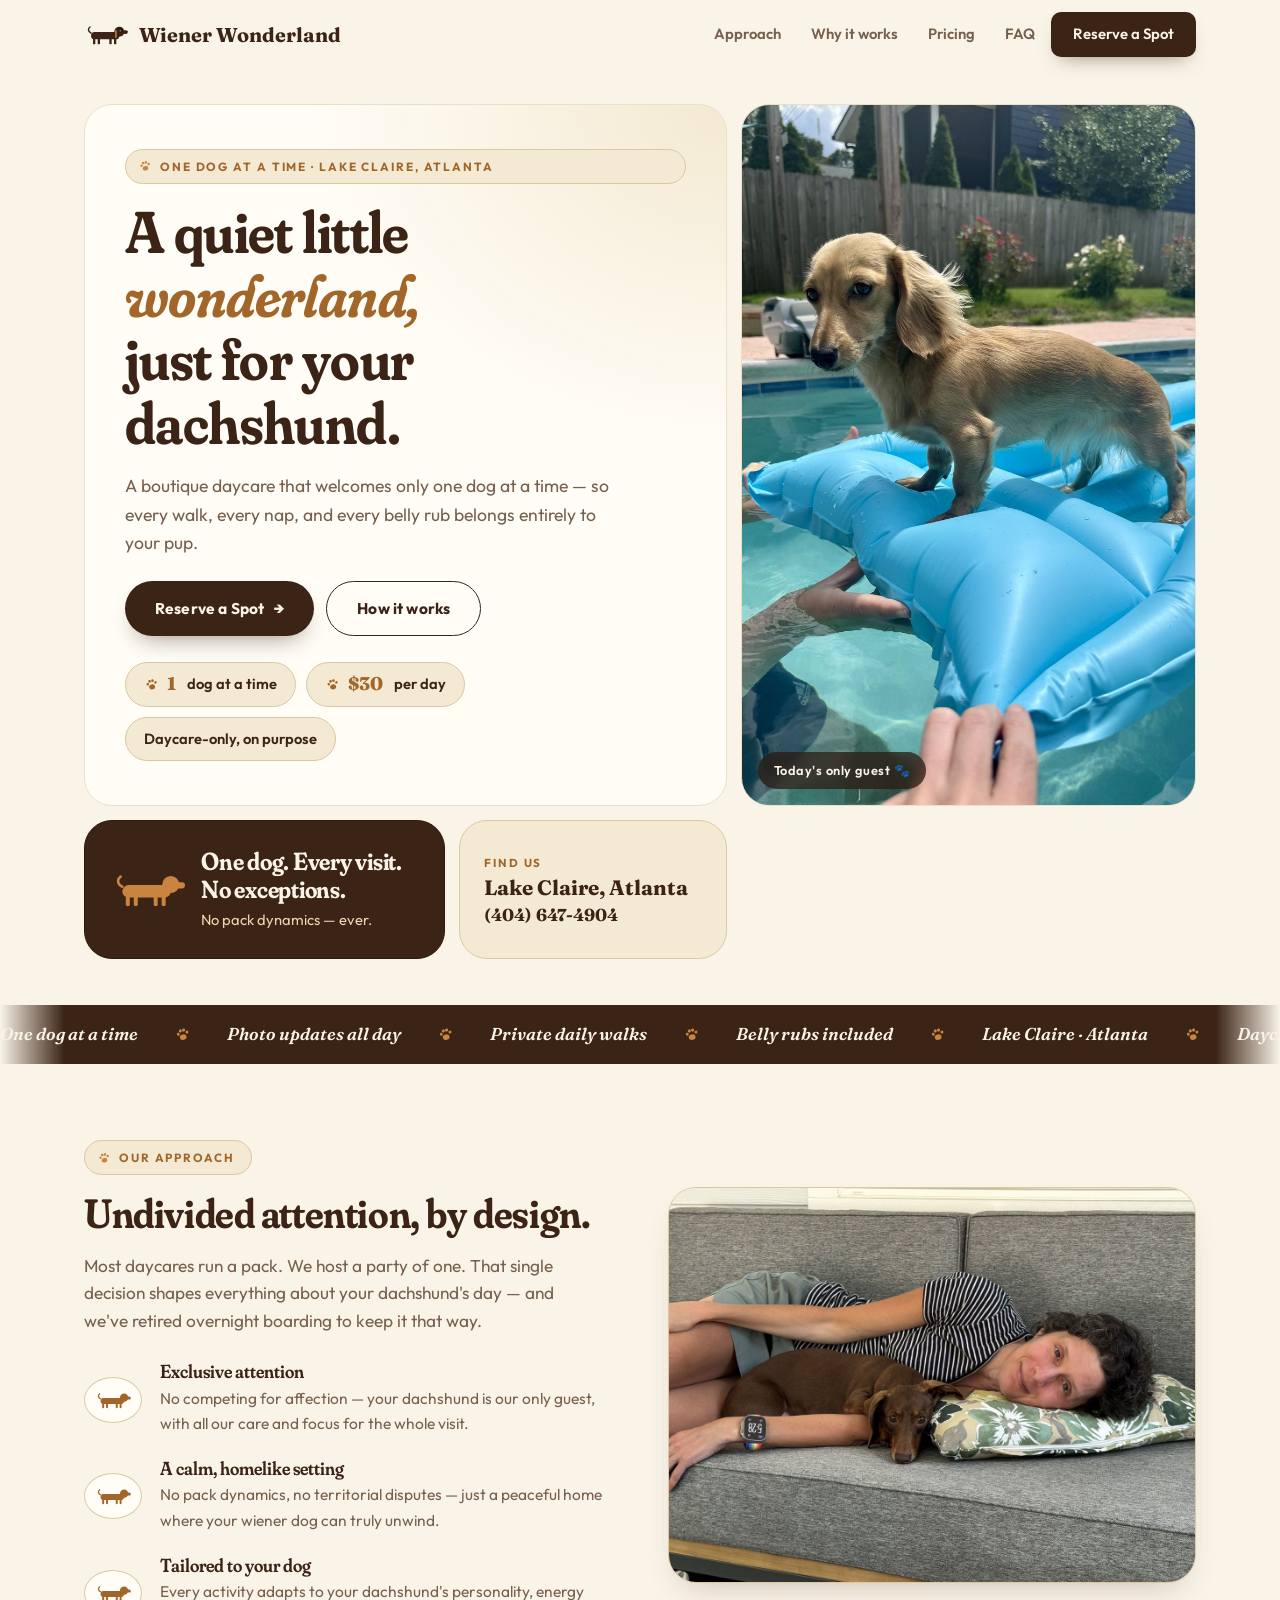
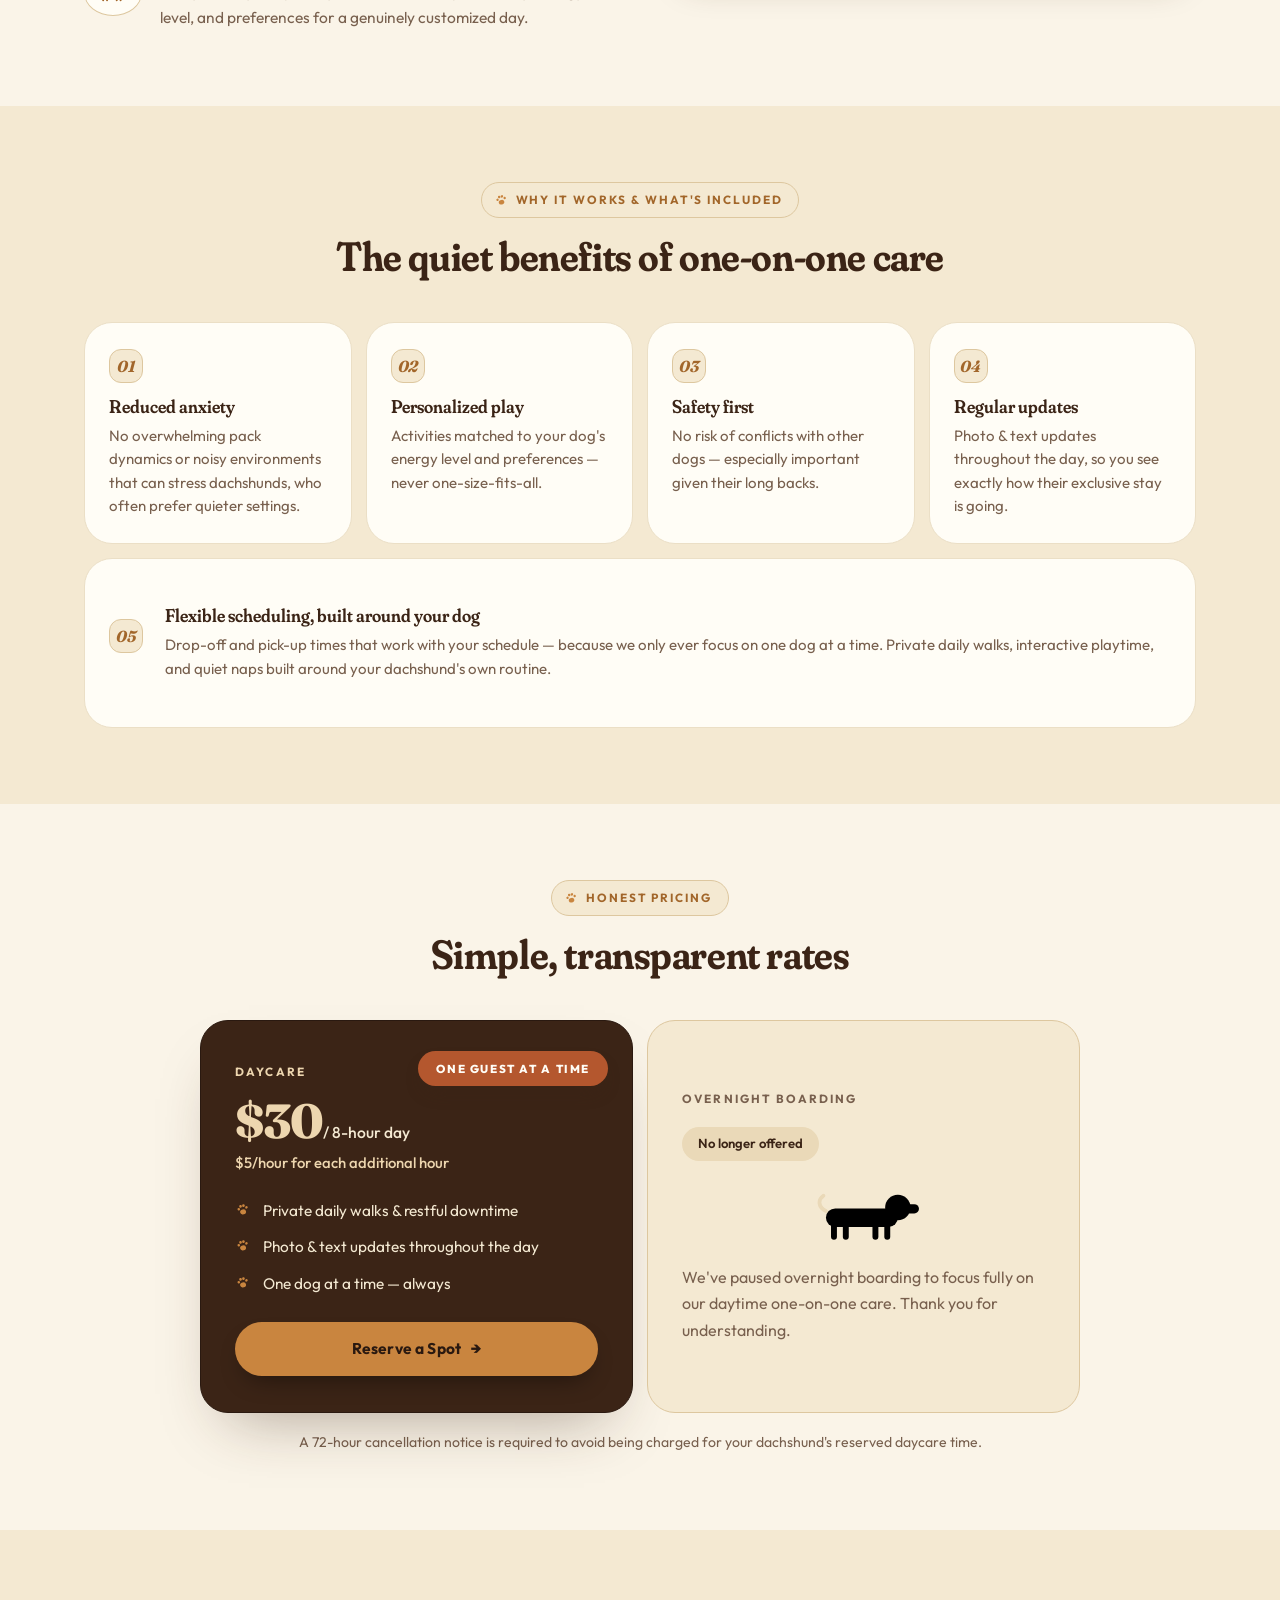
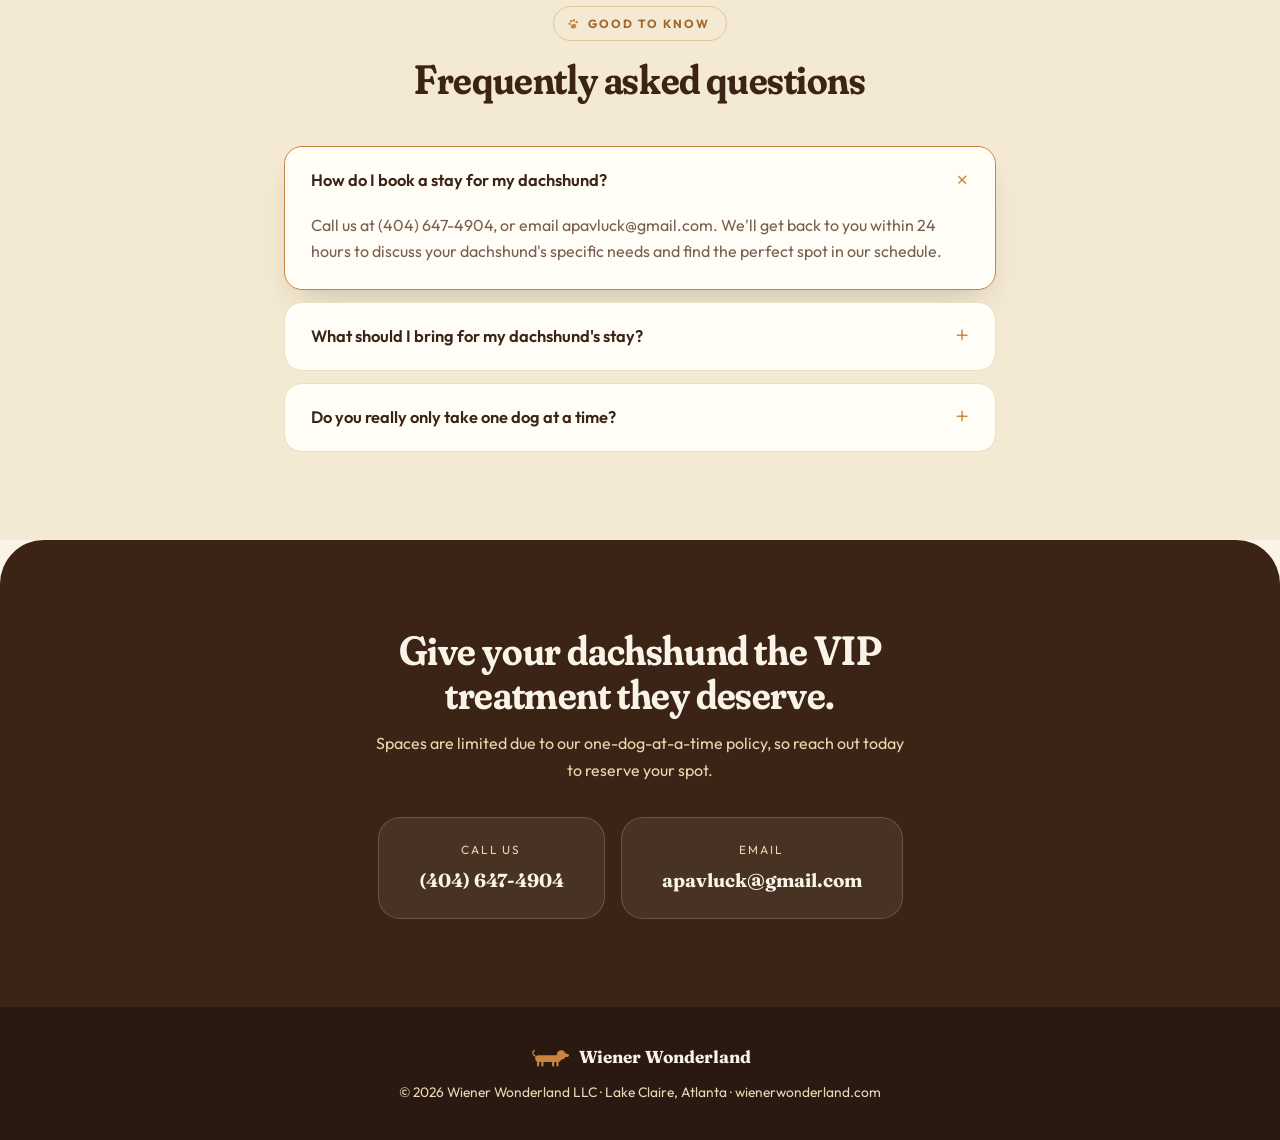
<file: index.html>
<!DOCTYPE html>
<html lang="en">
<head>
<meta charset="UTF-8">
<meta name="viewport" content="width=device-width, initial-scale=1.0">
<title>Wiener Wonderland | Exclusive One-Dog Daycare in Lake Claire</title>
<meta name="description" content="Wiener Wonderland is Lake Claire's exclusive one-dog-at-a-time daycare for dachshunds. Calm, unhurried, one-on-one care in a quiet home setting.">
<link rel="preconnect" href="https://fonts.googleapis.com">
<link rel="preconnect" href="https://fonts.gstatic.com" crossorigin>
<link href="https://fonts.googleapis.com/css2?family=Fraunces:ital,opsz,wght,SOFT,WONK@0,9..144,400..900,0..100,0..1;1,9..144,400..900,0..100,0..1&family=Outfit:wght@400;500;600;700&display=swap" rel="stylesheet">
<meta name="theme-color" content="#FAF4E8">
<link rel="icon" href="data:image/svg+xml,%3Csvg%20xmlns='http://www.w3.org/2000/svg'%20viewBox='0%200%20260%20150'%3E%3Crect%20width='260'%20height='150'%20rx='34'%20fill='%23FAF4E8'/%3E%3Cg%20fill='%233B2416'%3E%3Cpath%20d='M40%2066%20C22%2058%2020%2040%2034%2030'%20fill='none'%20stroke='%233B2416'%20stroke-width='9'%20stroke-linecap='round'/%3E%3Crect%20x='52'%20y='92'%20width='14'%20height='42'%20rx='7'/%3E%3Crect%20x='80'%20y='92'%20width='14'%20height='42'%20rx='7'/%3E%3Crect%20x='150'%20y='92'%20width='14'%20height='42'%20rx='7'/%3E%3Crect%20x='178'%20y='92'%20width='14'%20height='42'%20rx='7'/%3E%3Crect%20x='40'%20y='60'%20width='170'%20height='44'%20rx='22'/%3E%3Ccircle%20cx='210'%20cy='58'%20r='30'/%3E%3Crect%20x='226'%20y='50'%20width='34'%20height='22'%20rx='11'/%3E%3C/g%3E%3Cpath%20d='M198%2034%20C226%2024%20238%2044%20224%2066%20C210%2060%20198%2050%20198%2034%20Z'%20fill='%232A1910'/%3E%3Crect%20x='185'%20y='50'%20width='9'%20height='40'%20rx='3'%20fill='%23C9853F'/%3E%3C/svg%3E">
<style>
:root{
  /* Wiener Wonderland — warm, playful, hand-crafted */
  --cream:#FAF4E8;
  --paper:#FFFDF6;
  --sand:#F4E9D2;
  --sand-deep:#EAD9B8;
  --choco:#3B2416;
  --choco-deep:#2A1910;
  --caramel:#C9853F;
  --caramel-deep:#A2662A;
  --caramel-soft:#EDD6AF;
  --rust:#B4572E;
  --ink:#3B2416;
  --ink-soft:#78604E;
  --line:#EBDFC6;
  --line-strong:#DDC79F;
  --radius:22px;
  --radius-lg:28px;
  --shadow:0 16px 34px -16px rgba(59,36,22,0.28);
  --shadow-lg:0 30px 60px -28px rgba(59,36,22,0.40);
  --maxw:1160px;
  --ease:cubic-bezier(.22,.61,.36,1);
  --sans:'Outfit','DejaVu Sans',system-ui,-apple-system,sans-serif;
  --display:'Fraunces',Georgia,'Times New Roman',serif;
  --paw:url("data:image/svg+xml;utf8,<svg xmlns='http://www.w3.org/2000/svg' viewBox='0 0 40 40'><g fill='black' transform='rotate(-14 20 20)'><ellipse cx='20' cy='26.5' rx='8' ry='6.5'/><circle cx='10.5' cy='17' r='3.4'/><circle cx='17' cy='10.5' r='3.6'/><circle cx='25' cy='10.5' r='3.6'/><circle cx='31.5' cy='17' r='3.4'/></g></svg>");
  --squig-line:url("data:image/svg+xml;utf8,<svg xmlns='http://www.w3.org/2000/svg' width='24' height='6' viewBox='0 0 24 6'><path d='M1 4 Q4 1.5 7 4 T13 4 T19 4' fill='none' stroke='%23C9853F' stroke-width='2' stroke-linecap='round'/></svg>");
}

*{box-sizing:border-box;margin:0;padding:0;}
html{scroll-behavior:smooth;scroll-padding-top:86px;}
body{
  font-family:var(--sans);
  color:var(--ink);
  background:var(--cream);
  line-height:1.65;
  -webkit-font-smoothing:antialiased;
  overflow-x:hidden;
}
::selection{background:var(--caramel);color:var(--choco-deep);}
:focus-visible{outline:3px solid var(--caramel);outline-offset:3px;border-radius:8px;}
h1,h2,h3{font-family:var(--display);font-variation-settings:"opsz" 144,"SOFT" 100,"WONK" 1;color:var(--ink);line-height:1.08;}
h1,h2{font-weight:640;letter-spacing:-0.01em;}
h3{font-weight:600;letter-spacing:0;}
.container{max-width:var(--maxw);margin:0 auto;padding:0 24px;}
.narrow{max-width:760px;}
a{text-decoration:none;color:inherit;}
img{max-width:100%;display:block;}
ul{list-style:none;}
.logo-mark,.feature-mark,.bento-dox{fill:currentColor;}

/* Eyebrow + heads */
.eyebrow{
  display:inline-flex;align-items:center;gap:8px;
  background:var(--sand);border:1px solid var(--line-strong);border-radius:999px;
  padding:7px 16px 7px 12px;margin-bottom:16px;
  font-size:.74rem;font-weight:700;letter-spacing:.16em;
  text-transform:uppercase;color:var(--caramel-deep);
}
.eyebrow::before{
  content:"";width:14px;height:14px;flex:none;background:var(--caramel);
  -webkit-mask:var(--paw) center/contain no-repeat;
  mask:var(--paw) center/contain no-repeat;
}
.eyebrow.center{display:flex;width:fit-content;margin-left:auto;margin-right:auto;}
.section-head{margin-bottom:44px;}
.section-head.center{text-align:center;}
.lead{font-size:1.08rem;color:var(--ink-soft);margin-bottom:28px;max-width:46ch;line-height:1.6;}

/* Header */
.site-header{
  position:sticky;top:0;z-index:100;
  background:rgba(250,244,232,0.85);
  backdrop-filter:blur(12px);-webkit-backdrop-filter:blur(12px);
  border-bottom:1px solid transparent;
  transition:border-color .3s var(--ease), box-shadow .3s var(--ease), background .3s var(--ease);
}
.site-header.scrolled{border-bottom-color:var(--line);background:rgba(250,244,232,0.95);box-shadow:0 10px 24px -18px rgba(59,36,22,0.35);}
.header-inner{display:flex;align-items:center;justify-content:space-between;padding:12px 24px;}
.logo{display:flex;align-items:center;gap:11px;font-family:var(--display);font-weight:700;font-size:1.25rem;color:var(--choco);}
.logo-mark{width:44px;height:25px;flex:none;transition:transform .35s var(--ease);}
.logo:hover .logo-mark{transform:rotate(-8deg);}
.main-nav{display:flex;gap:2px;align-items:center;}
.main-nav a{position:relative;font-weight:600;font-size:.93rem;color:var(--ink-soft);padding:8px 14px;border-radius:10px;transition:color .2s;}
.main-nav a::after{
  content:"";position:absolute;left:14px;right:14px;bottom:3px;height:6px;
  background:var(--squig-line) left center/24px 6px repeat-x;
  transform:scaleX(0);transform-origin:left;transition:transform .35s var(--ease);
}
.main-nav a:hover{color:var(--choco);}
.main-nav a:hover::after{transform:scaleX(1);}
.nav-cta{background:var(--choco);color:var(--cream) !important;padding:10px 22px !important;border-radius:999px;box-shadow:0 10px 20px -10px rgba(59,36,22,0.5);transition:background .25s var(--ease),transform .25s var(--ease) !important;}
.nav-cta:hover{background:var(--caramel-deep) !important;transform:translateY(-2px);}
.nav-cta::after{display:none;}
.nav-toggle{display:none;flex-direction:column;gap:5px;background:none;border:none;cursor:pointer;padding:8px;}
.nav-toggle span{width:24px;height:2px;background:var(--ink);border-radius:2px;transition:transform .3s var(--ease),opacity .3s var(--ease);}
.nav-toggle[aria-expanded="true"] span:nth-child(1){transform:translateY(7px) rotate(45deg);}
.nav-toggle[aria-expanded="true"] span:nth-child(2){opacity:0;}
.nav-toggle[aria-expanded="true"] span:nth-child(3){transform:translateY(-7px) rotate(-45deg);}

/* ===== Bento hero ===== */
.hero{padding:34px 0 20px;}
.bento{display:grid;grid-template-columns:repeat(12,1fr);gap:14px;}
.bento-card{
  position:relative;background:var(--paper);
  border:1px solid var(--line);border-radius:var(--radius-lg);
  overflow:hidden;
  transition:transform .35s var(--ease), box-shadow .35s var(--ease);
}
.bento-card:hover{transform:translateY(-3px);box-shadow:var(--shadow);}

.hero-intro{
  grid-column:span 7;grid-row:span 2;
  padding:44px 40px;
  display:flex;flex-direction:column;justify-content:center;
  background:
    radial-gradient(120% 90% at 100% 0%, var(--sand) 0%, transparent 55%),
    var(--paper);
}
.hero-intro h1{font-size:clamp(2.5rem,4.6vw,3.9rem);margin-bottom:18px;}
.hero-intro h1 em{font-style:italic;color:var(--caramel-deep);}
.hero-sub{font-size:1.1rem;color:var(--ink-soft);max-width:42ch;line-height:1.6;margin-bottom:24px;}
.hero-actions{display:flex;gap:12px;flex-wrap:wrap;margin-bottom:26px;}
.hero-chips{display:flex;gap:10px;flex-wrap:wrap;align-items:center;}
.chip{
  display:inline-flex;align-items:center;gap:8px;
  background:var(--sand);border:1px solid var(--line-strong);border-radius:999px;
  padding:9px 18px;font-size:.92rem;font-weight:600;color:var(--choco);
}
.chip strong{font-family:var(--display);font-size:1.15rem;font-weight:800;color:var(--caramel-deep);line-height:1;}
.chip .paw{width:15px;height:15px;color:var(--caramel-deep);flex:none;}

.hero-media{grid-column:span 5;grid-row:span 2;min-height:520px;}
.hero-video{position:absolute;inset:0;width:100%;height:100%;object-fit:cover;transition:transform .6s var(--ease);}
.hero-media:hover .hero-video{transform:scale(1.03);}
.hero-media .media-tag{
  position:absolute;left:16px;bottom:16px;z-index:2;
  background:rgba(42,25,16,0.72);color:var(--cream);
  backdrop-filter:blur(6px);-webkit-backdrop-filter:blur(6px);
  border-radius:999px;padding:8px 16px;
  font-size:.8rem;font-weight:600;letter-spacing:.04em;
}

.hero-statement{
  grid-column:span 4;
  background:var(--choco);color:var(--cream);border-color:var(--choco-deep);
  padding:26px 26px;
  display:flex;align-items:center;gap:16px;
}
.hero-statement .bento-dox{width:74px;height:auto;flex:none;color:var(--caramel);}
.hero-statement h2{font-size:1.55rem;color:var(--cream);line-height:1.15;margin:0;}
.hero-statement p{font-size:.92rem;color:var(--caramel-soft);margin-top:4px;}

.hero-location{
  grid-column:span 3;
  background:var(--sand);border-color:var(--line-strong);
  padding:26px 24px;
  display:flex;flex-direction:column;justify-content:center;gap:4px;
}
.hero-location .label{font-size:.72rem;font-weight:700;letter-spacing:.16em;text-transform:uppercase;color:var(--caramel-deep);}
.hero-location .value{font-family:var(--display);font-weight:700;font-size:1.3rem;color:var(--choco);line-height:1.2;}
.hero-location a.value{font-size:1.08rem;transition:color .2s;}
.hero-location a.value:hover{color:var(--caramel-deep);}

/* Buttons */
.btn{
  display:inline-flex;align-items:center;justify-content:center;gap:10px;
  padding:14px 30px;border-radius:999px;font-weight:700;font-size:.97rem;
  transition:transform .22s var(--ease), background .22s var(--ease), box-shadow .22s var(--ease), border-color .22s var(--ease), color .22s var(--ease);
  cursor:pointer;letter-spacing:.01em;
}
.btn-primary{background:var(--choco);color:var(--cream);box-shadow:0 12px 24px -12px rgba(59,36,22,0.55);}
.btn-primary::after{content:"→";font-weight:800;transition:transform .25s var(--ease);}
.btn-primary:hover{background:var(--caramel-deep);transform:translateY(-2px);box-shadow:0 16px 28px -12px rgba(59,36,22,0.6);}
.btn-primary:hover::after{transform:translateX(4px);}
.btn-ghost{background:transparent;color:var(--choco);border:1.5px solid var(--choco);}
.btn-ghost:hover{background:var(--paper);transform:translateY(-2px);}
.btn-block{display:flex;width:100%;margin-top:26px;}

/* Marquee ticker */
.marquee{background:var(--choco);color:var(--cream);padding:15px 0;overflow:hidden;margin-top:26px;
  -webkit-mask-image:linear-gradient(90deg,transparent,#000 5%,#000 95%,transparent);
  mask-image:linear-gradient(90deg,transparent,#000 5%,#000 95%,transparent);
}
.marquee-track{display:flex;width:max-content;animation:scroll-x 30s linear infinite;}
.marquee:hover .marquee-track{animation-play-state:paused;}
.marquee-row{display:flex;align-items:center;gap:36px;padding-right:36px;}
.marquee-row span{font-family:var(--display);font-style:italic;font-weight:600;font-size:1.08rem;white-space:nowrap;}
.marquee-row .paw{width:17px;height:17px;color:var(--caramel);flex:none;}
@keyframes scroll-x{to{transform:translateX(-50%);}}

/* Sections */
.section{padding:76px 0;}
.section.alt{background:var(--sand);}
h2{font-size:clamp(1.9rem,3.2vw,2.6rem);margin-bottom:16px;}
h2.center{text-align:center;margin-bottom:0;}

/* Approach */
.two-col{display:grid;grid-template-columns:1fr 1fr;gap:56px;align-items:center;}
.image-frame{
  border-radius:var(--radius-lg);overflow:hidden;border:1px solid var(--line-strong);
  box-shadow:var(--shadow);
  transition:box-shadow .5s var(--ease);
}
.image-frame:hover{box-shadow:var(--shadow-lg);}
.image-frame img{transition:transform .6s var(--ease);width:100%;}
.image-frame:hover img{transform:scale(1.03);}

.feature-list{display:flex;flex-direction:column;gap:22px;}
.feature{display:flex;gap:18px;align-items:center;}
.feature-mark{
  flex:none;width:58px;height:46px;padding:10px;box-sizing:border-box;
  color:var(--caramel-deep);background:var(--paper);
  border:1.5px solid var(--line-strong);border-radius:50%;
  transition:transform .35s var(--ease), background .35s var(--ease);
}
.feature:hover .feature-mark{transform:scale(1.06);background:var(--caramel-soft);}
.feature h3{font-size:1.18rem;margin-bottom:3px;}
.feature p{color:var(--ink-soft);font-size:.97rem;}

/* ===== Bento services ===== */
.services-bento{display:grid;grid-template-columns:repeat(4,1fr);grid-auto-rows:minmax(170px,auto);gap:14px;}
.svc-card{
  background:var(--paper);border:1px solid var(--line);border-radius:var(--radius-lg);
  padding:26px 24px;
  transition:transform .35s var(--ease), box-shadow .35s var(--ease), border-color .35s var(--ease);
}
.svc-card:hover{transform:translateY(-4px);box-shadow:var(--shadow);border-color:var(--line-strong);}
.svc-card.tall{grid-row:span 2;padding:0;overflow:hidden;position:relative;}
.svc-card.tall img{position:absolute;inset:0;width:100%;height:100%;object-fit:cover;transition:transform .6s var(--ease);}
.svc-card.tall:hover img{transform:scale(1.04);}
.svc-card .svc-tag{
  position:absolute;left:14px;bottom:14px;z-index:2;
  background:rgba(42,25,16,0.72);color:var(--cream);
  backdrop-filter:blur(6px);-webkit-backdrop-filter:blur(6px);
  border-radius:999px;padding:7px 14px;font-size:.78rem;font-weight:600;
}
.svc-card h3{font-size:1.16rem;margin-bottom:7px;}
.svc-card p{color:var(--ink-soft);font-size:.94rem;line-height:1.55;}
.svc-card.wide{grid-column:span 2;}
.svc-card.full{grid-column:1/-1;display:flex;gap:22px;align-items:center;}
.svc-card.full .svc-text{flex:1;}
.svc-card.full p{max-width:none;}
.svc-num{
  display:inline-flex;align-items:center;justify-content:center;
  width:34px;height:34px;border-radius:12px;margin-bottom:14px;
  background:var(--sand);border:1px solid var(--line-strong);
  font-family:var(--display);font-style:italic;font-weight:700;font-size:1rem;color:var(--caramel-deep);
}

/* Pricing */
.grid-2{display:grid;grid-template-columns:repeat(2,1fr);gap:14px;}
.pricing-grid{align-items:stretch;max-width:880px;margin:0 auto;}
.price-card{
  position:relative;background:var(--paper);border-radius:var(--radius-lg);
  padding:36px 34px;border:1px solid var(--line);
  transition:transform .35s var(--ease), box-shadow .35s var(--ease);
}
.price-card:not(.featured):hover{transform:translateY(-4px);box-shadow:var(--shadow);}
.price-card.featured{
  background:var(--choco);border-color:var(--choco-deep);color:var(--cream);
  box-shadow:var(--shadow-lg);
}
.price-card.featured:hover{transform:translateY(-4px);}
.badge{
  position:absolute;top:30px;right:24px;background:var(--rust);color:var(--paper);
  padding:8px 18px;border-radius:999px;
  font-size:.72rem;font-weight:800;letter-spacing:.14em;text-transform:uppercase;
  box-shadow:0 10px 20px -8px rgba(59,36,22,0.45);
}
.price-tag{display:inline-block;font-size:.74rem;font-weight:700;letter-spacing:.18em;text-transform:uppercase;color:var(--caramel-deep);margin-bottom:14px;}
.price-tag.muted{color:var(--ink-soft);}
.featured .price-tag{color:var(--caramel-soft);}
.price{font-family:var(--display);font-size:3rem;font-weight:800;color:var(--ink);margin:2px 0 6px;line-height:1;letter-spacing:-0.02em;}
.featured .price{color:var(--caramel-soft);}
.price span{font-family:var(--sans);font-size:.98rem;font-weight:500;color:var(--ink-soft);letter-spacing:0;}
.featured .price span{color:var(--sand);}
.price-sub{font-weight:500;margin-bottom:22px;color:var(--ink-soft);font-size:.93rem;}
.featured .price-sub{color:var(--caramel-soft);}
.price-list{display:flex;flex-direction:column;gap:11px;}
.price-list li{position:relative;padding-left:28px;color:var(--ink-soft);font-size:.96rem;}
.price-list li::before{
  content:"";position:absolute;left:0;top:4px;width:15px;height:15px;
  background:var(--caramel);
  -webkit-mask:var(--paw) center/contain no-repeat;
  mask:var(--paw) center/contain no-repeat;
}
.featured .price-list li{color:var(--sand);}
.featured .btn-primary{background:var(--caramel);color:var(--choco-deep);box-shadow:0 12px 24px -10px rgba(0,0,0,0.45);}
.featured .btn-primary:hover{background:var(--paper);color:var(--choco);}
.notice-card{background:var(--sand);border:1px solid var(--line-strong);display:flex;flex-direction:column;justify-content:center;align-items:flex-start;}
.notice-card .notice-dox{width:110px;height:auto;color:var(--sand-deep);margin:8px 0 18px;align-self:center;}
.discontinued{display:inline-block;background:var(--sand-deep);color:var(--ink);padding:6px 16px;border-radius:999px;font-size:.82rem;font-weight:600;margin:4px 0 14px;}
.notice-card p:last-child{color:var(--ink-soft);}
.fine-print{text-align:center;color:var(--ink-soft);font-size:.88rem;margin-top:18px;}

/* FAQ */
.faq-item{background:var(--paper);border-radius:18px;padding:2px 26px;margin-bottom:12px;border:1.5px solid var(--line);transition:border-color .3s var(--ease), box-shadow .3s var(--ease);}
.faq-item[open]{border-color:var(--caramel);box-shadow:var(--shadow);}
.faq-item summary{font-weight:600;cursor:pointer;list-style:none;padding:18px 0;display:flex;justify-content:space-between;align-items:center;gap:16px;font-size:1.03rem;}
.faq-item summary::-webkit-details-marker{display:none;}
.faq-item summary::after{content:"+";font-family:var(--display);font-size:1.6rem;color:var(--caramel);transition:transform .35s var(--ease);line-height:1;font-weight:600;}
.faq-item[open] summary::after{transform:rotate(45deg);}
.faq-item p{padding:0 0 22px;color:var(--ink-soft);}
.faq-item[open] p{animation:faq-in .45s var(--ease);}
@keyframes faq-in{from{opacity:0;transform:translateY(-6px);}}

/* CTA */
.cta-section{position:relative;background:var(--choco);color:var(--cream);padding:88px 0;text-align:center;overflow:hidden;border-radius:44px 44px 0 0;}
.cta-section h2{color:var(--cream);max-width:22ch;margin:0 auto 14px;}
.cta-section > .container > p{color:var(--caramel-soft);margin-bottom:34px;max-width:48ch;margin-left:auto;margin-right:auto;}
.contact-grid{display:flex;justify-content:center;gap:16px;flex-wrap:wrap;}
.contact-item{background:rgba(246,231,206,0.07);padding:22px 40px;border-radius:var(--radius);border:1px solid rgba(246,231,206,0.18);transition:background .25s var(--ease),transform .25s var(--ease);display:flex;flex-direction:column;align-items:center;gap:5px;min-width:220px;}
.contact-item:hover{background:rgba(246,231,206,0.14);transform:translateY(-3px);}
.contact-label{font-size:.74rem;letter-spacing:.16em;text-transform:uppercase;color:var(--caramel-soft);}
.contact-value{font-family:var(--display);font-size:1.18rem;font-weight:700;}

/* Footer */
.site-footer{padding:36px 0;background:var(--choco-deep);color:var(--sand-deep);}
.footer-inner{display:flex;flex-direction:column;align-items:center;gap:10px;text-align:center;}
.footer-logo{color:var(--cream);font-size:1.08rem;gap:10px;}
.footer-logo .logo-mark{width:40px;height:23px;color:var(--caramel);}
.site-footer p{font-size:.86rem;}

/* Scroll reveal */
.reveal{opacity:0;transform:translateY(22px);transition:opacity .7s var(--ease), transform .7s var(--ease);}
.reveal.in{opacity:1;transform:none;}
@media (prefers-reduced-motion:reduce){
  .reveal{opacity:1;transform:none;transition:none;}
  .marquee-track{animation:none;}
  .wag .tail{animation:none;}
  html{scroll-behavior:auto;}
}

/* Responsive */
@media (max-width:960px){
  .hero-intro{grid-column:span 12;grid-row:auto;padding:34px 28px;}
  .hero-media{grid-column:span 12;grid-row:auto;min-height:0;aspect-ratio:4/5;max-height:560px;}
  .hero-statement{grid-column:span 7;}
  .hero-location{grid-column:span 5;}
  .services-bento{grid-template-columns:repeat(2,1fr);}
  .svc-card.tall{grid-row:span 1;min-height:260px;}
  .svc-card.wide{grid-column:span 2;}
}
@media (max-width:880px){
  .section{padding:60px 0;}
  .hero{padding:22px 0 12px;}
  .two-col{grid-template-columns:1fr;gap:36px;}
  .hero h1 br{display:none;}
  .pricing-grid{grid-template-columns:1fr;}
  .marquee-row{gap:24px;padding-right:24px;}
  .marquee-row span{font-size:1rem;}
  .main-nav{position:absolute;top:100%;left:0;right:0;background:var(--cream);flex-direction:column;padding:14px;display:none;gap:4px;border-bottom:1px solid var(--line);box-shadow:var(--shadow);}
  .main-nav.open{display:flex;}
  .main-nav a{width:100%;padding:12px 16px;}
  .main-nav a::after{display:none;}
  .nav-cta{text-align:center;}
  .nav-toggle{display:flex;}
  .cta-section{border-radius:28px 28px 0 0;padding:64px 0;}
  .contact-item{min-width:0;width:100%;max-width:340px;}
}
@media (max-width:560px){
  .hero-statement,.hero-location{grid-column:span 12;}
  .services-bento{grid-template-columns:1fr;}
  .svc-card.wide{grid-column:span 1;}
  .bento{gap:10px;}
}
</style>
</head>
<body>

<!-- ===== Reusable dachshund illustrations ===== -->
<svg width="0" height="0" style="position:absolute" aria-hidden="true">
  <!-- Single-colour silhouette (inherits currentColor) -->
  <symbol id="dox" viewBox="0 0 260 150">
    <path d="M40 66 C22 58 20 40 34 30" fill="none" stroke="currentColor" stroke-width="9" stroke-linecap="round"/>
    <rect x="52" y="92" width="14" height="42" rx="7"/>
    <rect x="80" y="92" width="14" height="42" rx="7"/>
    <rect x="150" y="92" width="14" height="42" rx="7"/>
    <rect x="178" y="92" width="14" height="42" rx="7"/>
    <rect x="40" y="60" width="170" height="44" rx="22"/>
    <circle cx="210" cy="58" r="30"/>
    <rect x="226" y="50" width="34" height="22" rx="11"/>
    <path d="M198 34 C226 24 238 44 224 66 C210 60 198 50 198 34 Z"/>
  </symbol>
  <!-- Two-tone logo mark with a little caramel collar -->
  <symbol id="dox-logo" viewBox="0 0 260 150">
    <g fill="#3B2416">
      <path d="M40 66 C22 58 20 40 34 30" fill="none" stroke="#3B2416" stroke-width="9" stroke-linecap="round"/>
      <rect x="52" y="92" width="14" height="42" rx="7"/>
      <rect x="80" y="92" width="14" height="42" rx="7"/>
      <rect x="150" y="92" width="14" height="42" rx="7"/>
      <rect x="178" y="92" width="14" height="42" rx="7"/>
      <rect x="40" y="60" width="170" height="44" rx="22"/>
      <circle cx="210" cy="58" r="30"/>
      <rect x="226" y="50" width="34" height="22" rx="11"/>
    </g>
    <path d="M198 34 C226 24 238 44 224 66 C210 60 198 50 198 34 Z" fill="#2A1910"/>
    <circle cx="215" cy="53" r="3.4" fill="#FAF4E8"/>
    <circle cx="258" cy="58" r="5.5" fill="#1F120B"/>
    <rect x="185" y="50" width="9" height="40" rx="3" fill="#C9853F"/>
    <circle cx="189.5" cy="92" r="4.5" fill="#C9853F"/>
  </symbol>
  <!-- Four-toed paw print (inherits currentColor) -->
  <symbol id="paw" viewBox="0 0 40 40">
    <g fill="currentColor" transform="rotate(-14 20 20)">
      <ellipse cx="20" cy="26.5" rx="8" ry="6.5"/>
      <circle cx="10.5" cy="17" r="3.4"/>
      <circle cx="17" cy="10.5" r="3.6"/>
      <circle cx="25" cy="10.5" r="3.6"/>
      <circle cx="31.5" cy="17" r="3.4"/>
    </g>
  </symbol>
</svg>

<header class="site-header" id="site-header">
  <div class="container header-inner">
    <a href="#home" class="logo">
      <svg class="logo-mark" viewBox="0 0 260 150" aria-hidden="true"><use href="#dox-logo"/></svg>
      <span>Wiener Wonderland</span>
    </a>
    <nav class="main-nav" id="main-nav">
      <a href="#approach">Approach</a>
      <a href="#services">Why it works</a>
      <a href="#pricing">Pricing</a>
      <a href="#faq">FAQ</a>
      <a href="#contact" class="nav-cta">Reserve a Spot</a>
    </nav>
    <button class="nav-toggle" id="nav-toggle" aria-label="Toggle navigation" aria-expanded="false">
      <span></span><span></span><span></span>
    </button>
  </div>
</header>

<!-- ===== Bento hero ===== -->
<section class="hero" id="home">
  <div class="container">
    <div class="bento">
      <div class="bento-card hero-intro reveal">
        <span class="eyebrow">One dog at a time · Lake Claire, Atlanta</span>
        <h1>A quiet little <em>wonderland,</em><br>just for your dachshund.</h1>
        <p class="hero-sub">A boutique daycare that welcomes only one dog at a time — so every walk, every nap, and every belly rub belongs entirely to your pup.</p>
        <div class="hero-actions">
          <a href="#contact" class="btn btn-primary">Reserve a Spot</a>
          <a href="#approach" class="btn btn-ghost">How it works</a>
        </div>
        <div class="hero-chips">
          <span class="chip"><svg class="paw" viewBox="0 0 40 40" aria-hidden="true"><use href="#paw"/></svg><strong>1</strong>&nbsp;dog at a time</span>
          <span class="chip"><svg class="paw" viewBox="0 0 40 40" aria-hidden="true"><use href="#paw"/></svg><strong>$<span class="count-up" data-count="30">30</span></strong>&nbsp;per day</span>
          <span class="chip">Daycare-only, on purpose</span>
        </div>
      </div>

      <div class="bento-card hero-media reveal">
        <video class="hero-video" autoplay muted loop playsinline poster="hero.jpg" aria-hidden="true">
          <source src="https://videos.pexels.com/video-files/37554395/15913140_1080_1920_30fps.mp4" type="video/mp4">
          Your browser does not support the video tag.
        </video>
        <span class="media-tag">Today's only guest 🐾</span>
      </div>

      <div class="bento-card hero-statement reveal">
        <svg class="bento-dox wag" viewBox="0 0 260 150" aria-hidden="true">
          <g class="tail"><path d="M40 66 C22 58 20 40 34 30" fill="none" stroke="currentColor" stroke-width="9" stroke-linecap="round"/></g>
          <rect x="52" y="92" width="14" height="42" rx="7"/>
          <rect x="80" y="92" width="14" height="42" rx="7"/>
          <rect x="150" y="92" width="14" height="42" rx="7"/>
          <rect x="178" y="92" width="14" height="42" rx="7"/>
          <rect x="40" y="60" width="170" height="44" rx="22"/>
          <circle cx="210" cy="58" r="30"/>
          <rect x="226" y="50" width="34" height="22" rx="11"/>
          <path d="M198 34 C226 24 238 44 224 66 C210 60 198 50 198 34 Z"/>
        </svg>
        <div>
          <h2>One dog. Every visit. No exceptions.</h2>
          <p>No pack dynamics — ever.</p>
        </div>
      </div>

      <div class="bento-card hero-location reveal">
        <span class="label">Find us</span>
        <span class="value">Lake Claire, Atlanta</span>
        <a class="value" href="tel:14046474904">(404) 647-4904</a>
      </div>
    </div>
  </div>
</section>

<div class="marquee" aria-hidden="true">
  <div class="marquee-track">
    <div class="marquee-row">
      <span>One dog at a time</span><svg class="paw" viewBox="0 0 40 40"><use href="#paw"/></svg>
      <span>Photo updates all day</span><svg class="paw" viewBox="0 0 40 40"><use href="#paw"/></svg>
      <span>Private daily walks</span><svg class="paw" viewBox="0 0 40 40"><use href="#paw"/></svg>
      <span>Belly rubs included</span><svg class="paw" viewBox="0 0 40 40"><use href="#paw"/></svg>
      <span>Lake Claire · Atlanta</span><svg class="paw" viewBox="0 0 40 40"><use href="#paw"/></svg>
      <span>Daycare-only, on purpose</span><svg class="paw" viewBox="0 0 40 40"><use href="#paw"/></svg>
    </div>
    <div class="marquee-row">
      <span>One dog at a time</span><svg class="paw" viewBox="0 0 40 40"><use href="#paw"/></svg>
      <span>Photo updates all day</span><svg class="paw" viewBox="0 0 40 40"><use href="#paw"/></svg>
      <span>Private daily walks</span><svg class="paw" viewBox="0 0 40 40"><use href="#paw"/></svg>
      <span>Belly rubs included</span><svg class="paw" viewBox="0 0 40 40"><use href="#paw"/></svg>
      <span>Lake Claire · Atlanta</span><svg class="paw" viewBox="0 0 40 40"><use href="#paw"/></svg>
      <span>Daycare-only, on purpose</span><svg class="paw" viewBox="0 0 40 40"><use href="#paw"/></svg>
    </div>
  </div>
</div>

<section class="section" id="approach">
  <div class="container two-col">
    <div class="reveal">
      <span class="eyebrow">Our approach</span>
      <h2>Undivided attention, by design.</h2>
      <p class="lead">Most daycares run a pack. We host a party of one. That single decision shapes everything about your dachshund's day — and we've retired overnight boarding to keep it that way.</p>
      <div class="feature-list">
        <div class="feature">
          <svg class="feature-mark" viewBox="0 0 260 150" aria-hidden="true"><use href="#dox"/></svg>
          <div>
            <h3>Exclusive attention</h3>
            <p>No competing for affection — your dachshund is our only guest, with all our care and focus for the whole visit.</p>
          </div>
        </div>
        <div class="feature">
          <svg class="feature-mark" viewBox="0 0 260 150" aria-hidden="true"><use href="#dox"/></svg>
          <div>
            <h3>A calm, homelike setting</h3>
            <p>No pack dynamics, no territorial disputes — just a peaceful home where your wiener dog can truly unwind.</p>
          </div>
        </div>
        <div class="feature">
          <svg class="feature-mark" viewBox="0 0 260 150" aria-hidden="true"><use href="#dox"/></svg>
          <div>
            <h3>Tailored to your dog</h3>
            <p>Every activity adapts to your dachshund's personality, energy level, and preferences for a genuinely customized day.</p>
          </div>
        </div>
      </div>
    </div>
    <div class="image-frame reveal">
      <img src="approach.jpg" alt="A calm dachshund enjoying the home-like setting at Wiener Wonderland">
    </div>
  </div>
</section>

<section class="section alt" id="services">
  <div class="container">
    <div class="section-head center reveal">
      <span class="eyebrow center">Why it works &amp; what's included</span>
      <h2 class="center">The quiet benefits of one-on-one care</h2>
    </div>
    <div class="services-bento">
      <div class="svc-card reveal">
        <span class="svc-num">01</span>
        <h3>Reduced anxiety</h3>
        <p>No overwhelming pack dynamics or noisy environments that can stress dachshunds, who often prefer quieter settings.</p>
      </div>
      <div class="svc-card reveal">
        <span class="svc-num">02</span>
        <h3>Personalized play</h3>
        <p>Activities matched to your dog's energy level and preferences — never one-size-fits-all.</p>
      </div>
      <div class="svc-card reveal">
        <span class="svc-num">03</span>
        <h3>Safety first</h3>
        <p>No risk of conflicts with other dogs — especially important given their long backs.</p>
      </div>
      <div class="svc-card reveal">
        <span class="svc-num">04</span>
        <h3>Regular updates</h3>
        <p>Photo &amp; text updates throughout the day, so you see exactly how their exclusive stay is going.</p>
      </div>
      <div class="svc-card full reveal">
        <span class="svc-num">05</span>
        <div class="svc-text">
          <h3>Flexible scheduling, built around your dog</h3>
          <p>Drop-off and pick-up times that work with your schedule — because we only ever focus on one dog at a time. Private daily walks, interactive playtime, and quiet naps built around your dachshund's own routine.</p>
        </div>
      </div>
    </div>
  </div>
</section>

<section class="section" id="pricing">
  <div class="container">
    <div class="section-head center reveal">
      <span class="eyebrow center">Honest pricing</span>
      <h2 class="center">Simple, transparent rates</h2>
    </div>
    <div class="grid-2 pricing-grid">
      <div class="price-card featured reveal">
        <span class="badge">One guest at a time</span>
        <span class="price-tag">Daycare</span>
        <p class="price">$30<span>/ 8-hour day</span></p>
        <p class="price-sub">$5/hour for each additional hour</p>
        <ul class="price-list">
          <li>Private daily walks &amp; restful downtime</li>
          <li>Photo &amp; text updates throughout the day</li>
          <li>One dog at a time — always</li>
        </ul>
        <a href="#contact" class="btn btn-primary btn-block">Reserve a Spot</a>
      </div>
      <div class="price-card notice-card reveal">
        <span class="price-tag muted">Overnight boarding</span>
        <p class="discontinued">No longer offered</p>
        <svg class="notice-dox" viewBox="0 0 260 150" aria-hidden="true"><use href="#dox"/></svg>
        <p>We've paused overnight boarding to focus fully on our daytime one-on-one care. Thank you for understanding.</p>
      </div>
    </div>
    <p class="fine-print">A 72-hour cancellation notice is required to avoid being charged for your dachshund's reserved daycare time.</p>
  </div>
</section>

<section class="section alt" id="faq">
  <div class="container narrow">
    <div class="section-head center reveal">
      <span class="eyebrow center">Good to know</span>
      <h2 class="center">Frequently asked questions</h2>
    </div>
    <details class="faq-item reveal" open>
      <summary>How do I book a stay for my dachshund?</summary>
      <p>Call us at (404) 647-4904, or email apavluck@gmail.com. We'll get back to you within 24 hours to discuss your dachshund's specific needs and find the perfect spot in our schedule.</p>
    </details>
    <details class="faq-item reveal">
      <summary>What should I bring for my dachshund's stay?</summary>
      <p>Just their regular food, any necessary medications, a beloved toy or blanket, and any special instructions for their routine. If they're a swimmer, we even have a pool.</p>
    </details>
    <details class="faq-item reveal">
      <summary>Do you really only take one dog at a time?</summary>
      <p>Always. It's the heart of what we do. Your dachshund will never share their day with another dog, which keeps things calm, safe, and completely focused on them.</p>
    </details>
  </div>
</section>

<section class="cta-section" id="contact">
  <div class="container">
    <h2>Give your dachshund the VIP treatment they deserve.</h2>
    <p>Spaces are limited due to our one-dog-at-a-time policy, so reach out today to reserve your spot.</p>
    <div class="contact-grid">
      <a class="contact-item" href="tel:14046474904">
        <span class="contact-label">Call us</span>
        <span class="contact-value">(404) 647-4904</span>
      </a>
      <a class="contact-item" href="mailto:apavluck@gmail.com">
        <span class="contact-label">Email</span>
        <span class="contact-value">apavluck@gmail.com</span>
      </a>
    </div>
  </div>
</section>

<footer class="site-footer">
  <div class="container footer-inner">
    <span class="logo footer-logo">
      <svg class="logo-mark" viewBox="0 0 260 150" aria-hidden="true"><use href="#dox"/></svg>
      Wiener Wonderland
    </span>
    <p>&copy; <span id="year"></span> Wiener Wonderland LLC · Lake Claire, Atlanta · wienerwonderland.com</p>
  </div>
</footer>

<script>
// Current year in footer
document.getElementById('year').textContent = new Date().getFullYear();

// Mobile nav toggle
const navToggle = document.getElementById('nav-toggle');
const mainNav = document.getElementById('main-nav');
navToggle.addEventListener('click', () => {
  const open = mainNav.classList.toggle('open');
  navToggle.setAttribute('aria-expanded', open ? 'true' : 'false');
});
mainNav.querySelectorAll('a').forEach(link => {
  link.addEventListener('click', () => {
    mainNav.classList.remove('open');
    navToggle.setAttribute('aria-expanded', 'false');
  });
});

// Header shadow on scroll
const header = document.getElementById('site-header');
const onScroll = () => header.classList.toggle('scrolled', window.scrollY > 8);
onScroll();
window.addEventListener('scroll', onScroll, { passive: true });

// Scroll-reveal animations — staggered by position within each group
const reduceMotion = window.matchMedia('(prefers-reduced-motion: reduce)').matches;
const reveals = document.querySelectorAll('.reveal');
if ('IntersectionObserver' in window && !reduceMotion) {
  const io = new IntersectionObserver((entries) => {
    entries.forEach((entry) => {
      if (!entry.isIntersecting) return;
      const group = [...entry.target.parentElement.children].filter(el => el.classList && el.classList.contains('reveal'));
      const index = Math.max(0, group.indexOf(entry.target));
      entry.target.style.transitionDelay = `${Math.min(index * 90, 360)}ms`;
      entry.target.classList.add('in');
      io.unobserve(entry.target);
    });
  }, { threshold: 0.12, rootMargin: '0px 0px -40px 0px' });
  reveals.forEach(el => io.observe(el));
} else {
  reveals.forEach(el => el.classList.add('in'));
}

// Count-up number animations (hero chips)
const counters = document.querySelectorAll('[data-count]');
const runCount = (el) => {
  const target = parseFloat(el.dataset.count);
  const duration = 1100;
  const start = performance.now();
  const step = (now) => {
    const p = Math.min(1, (now - start) / duration);
    const eased = 1 - Math.pow(1 - p, 3);
    el.textContent = Math.round(target * eased);
    if (p < 1) requestAnimationFrame(step);
  };
  requestAnimationFrame(step);
};
if (counters.length) {
  if (reduceMotion || !('IntersectionObserver' in window)) {
    counters.forEach(el => { el.textContent = el.dataset.count; });
  } else {
    const cio = new IntersectionObserver((entries) => {
      entries.forEach((entry) => {
        if (entry.isIntersecting) { runCount(entry.target); cio.unobserve(entry.target); }
      });
    }, { threshold: 0.5 });
    counters.forEach(el => cio.observe(el));
  }
}

// Gentle pointer parallax on hero video (desktop, fine pointers only)
const heroMedia = document.querySelector('.hero-media');
if (heroMedia && window.matchMedia('(pointer: fine)').matches && !reduceMotion) {
  heroMedia.addEventListener('pointermove', (e) => {
    const r = heroMedia.getBoundingClientRect();
    const x = (e.clientX - r.left) / r.width - 0.5;
    const y = (e.clientY - r.top) / r.height - 0.5;
    const v = heroMedia.querySelector('.hero-video');
    if (v) v.style.translate = `${(x * 5).toFixed(1)}px ${(y * 5).toFixed(1)}px`;
  });
  heroMedia.addEventListener('pointerleave', () => {
    const v = heroMedia.querySelector('.hero-video');
    if (v) v.style.translate = '';
  });
}
</script>
</body>
</html>
</file>
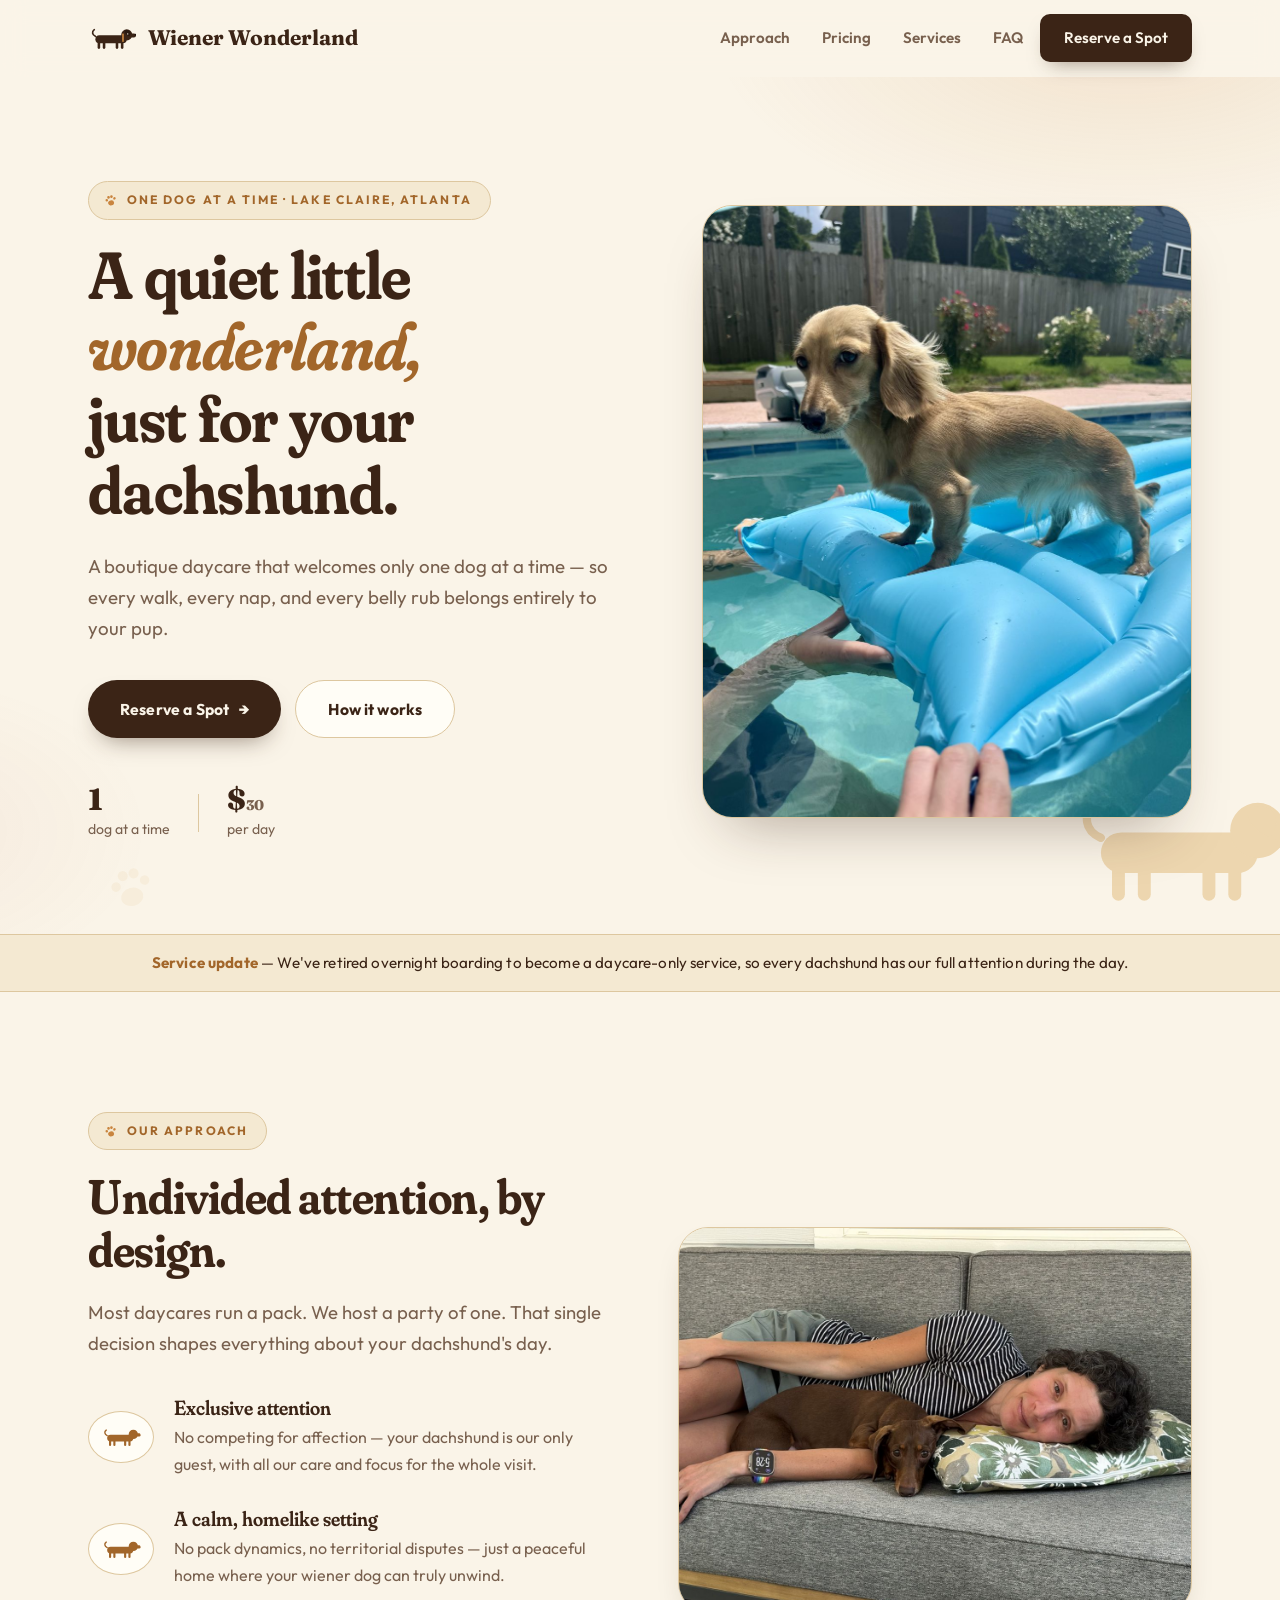
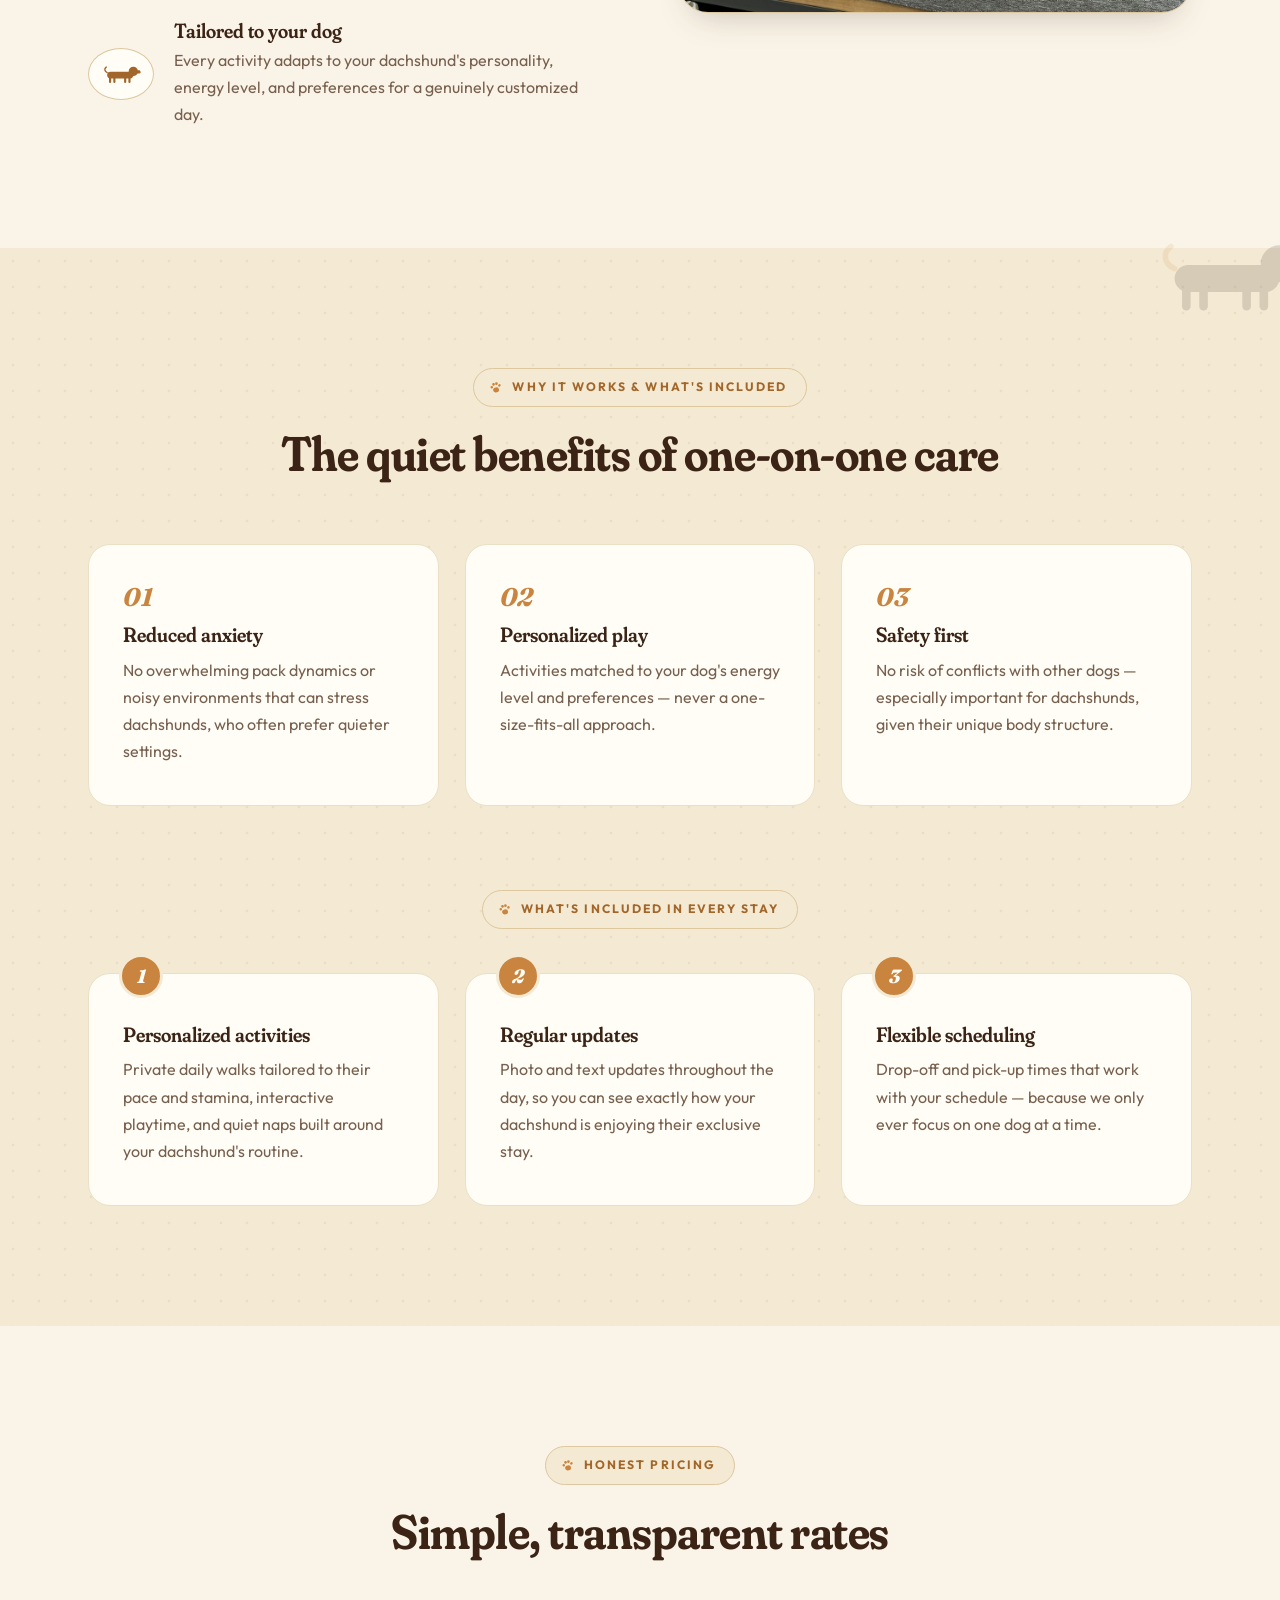
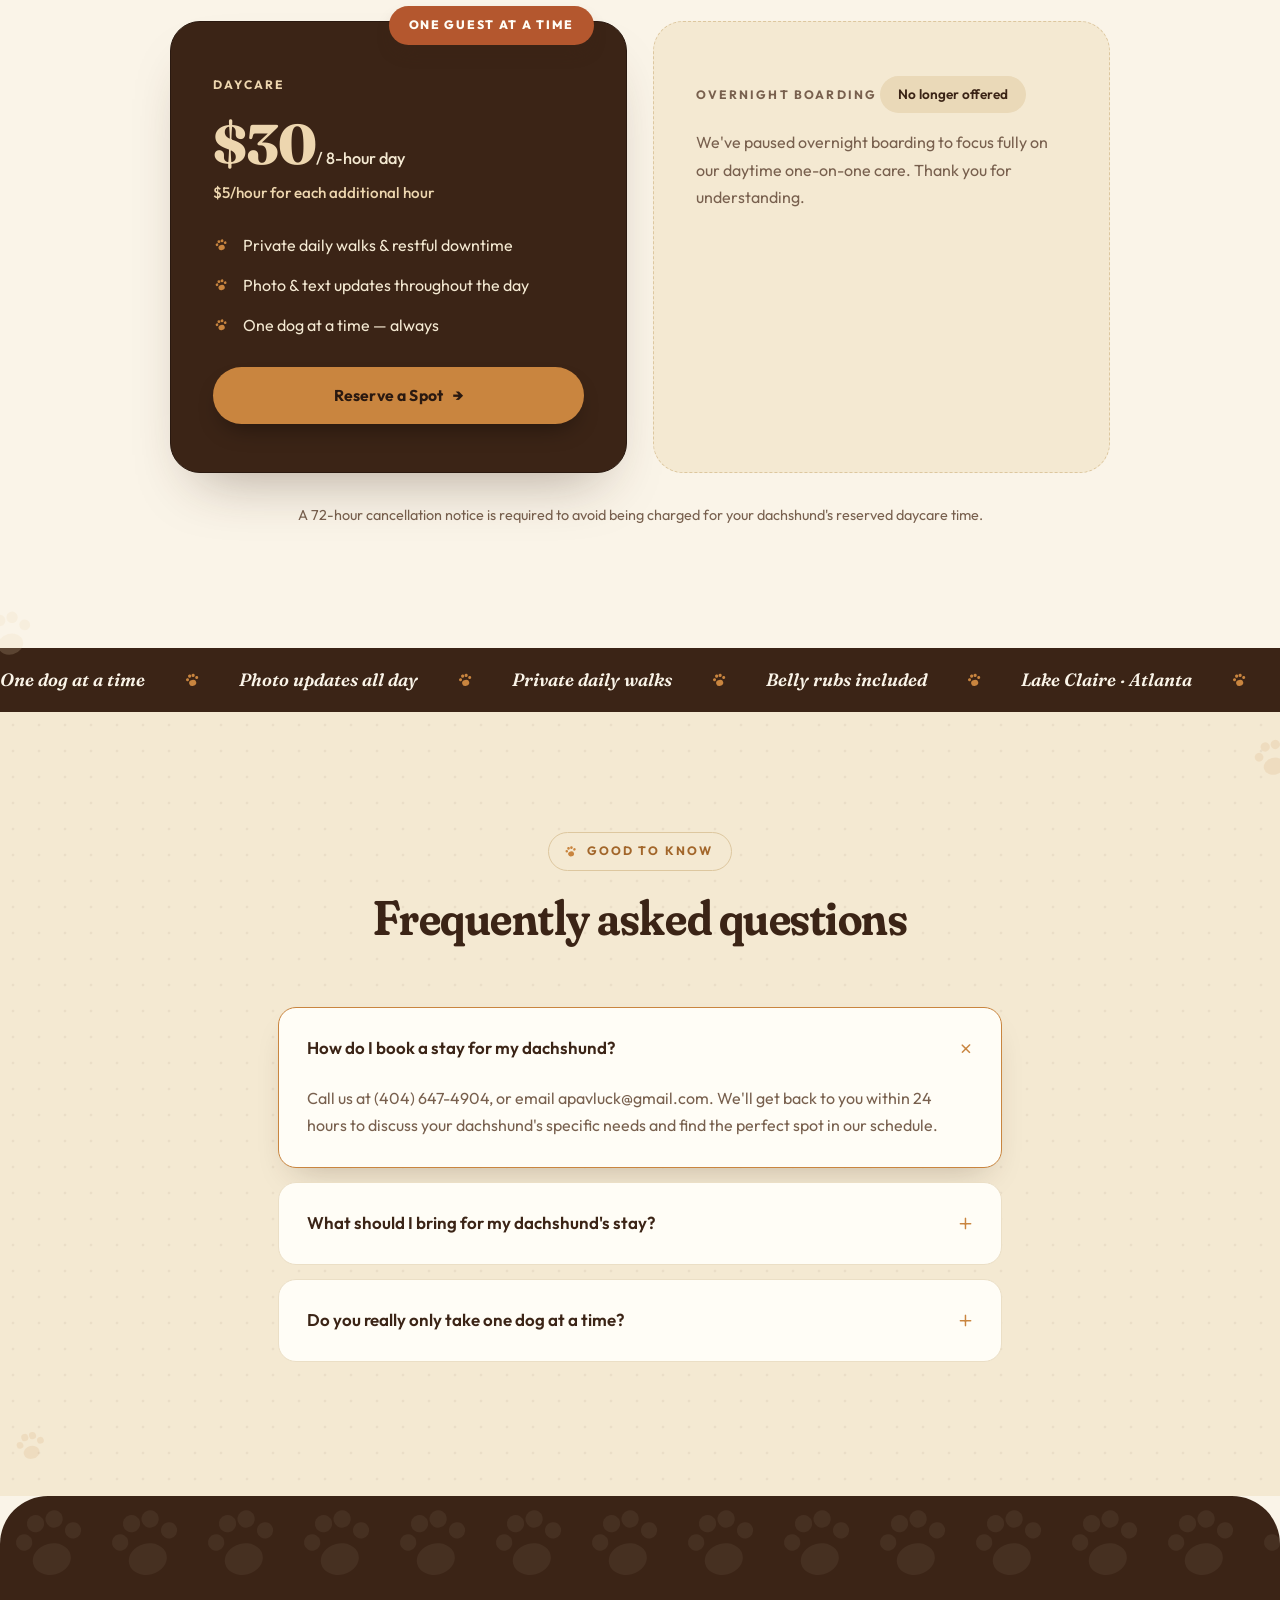
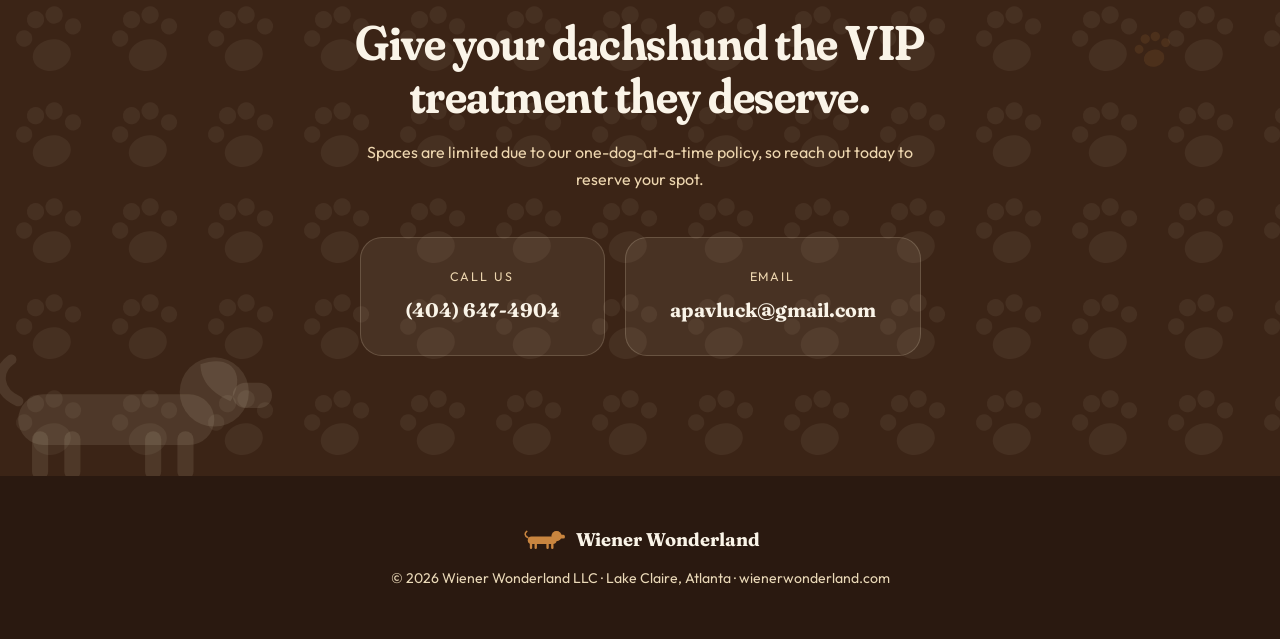
<file: index-standalone.html>
<!DOCTYPE html>
<html lang="en">
<head>
<meta charset="UTF-8">
<meta name="viewport" content="width=device-width, initial-scale=1.0">
<title>Wiener Wonderland | Exclusive One-Dog Daycare in Lake Claire</title>
<meta name="description" content="Wiener Wonderland is Lake Claire's exclusive one-dog-at-a-time daycare for dachshunds. Calm, unhurried, one-on-one care in a quiet home setting.">
<link rel="preconnect" href="https://fonts.googleapis.com">
<link rel="preconnect" href="https://fonts.gstatic.com" crossorigin>
<link href="https://fonts.googleapis.com/css2?family=Fraunces:ital,opsz,wght,SOFT,WONK@0,9..144,400..900,0..100,0..1;1,9..144,400..900,0..100,0..1&family=Outfit:wght@400;500;600;700&display=swap" rel="stylesheet">
<meta name="theme-color" content="#FAF4E8">
<link rel="icon" href="data:image/svg+xml,%3Csvg%20xmlns='http://www.w3.org/2000/svg'%20viewBox='0%200%20260%20150'%3E%3Crect%20width='260'%20height='150'%20rx='34'%20fill='%23FAF4E8'/%3E%3Cg%20fill='%233B2416'%3E%3Cpath%20d='M40%2066%20C22%2058%2020%2040%2034%2030'%20fill='none'%20stroke='%233B2416'%20stroke-width='9'%20stroke-linecap='round'/%3E%3Crect%20x='52'%20y='92'%20width='14'%20height='42'%20rx='7'/%3E%3Crect%20x='80'%20y='92'%20width='14'%20height='42'%20rx='7'/%3E%3Crect%20x='150'%20y='92'%20width='14'%20height='42'%20rx='7'/%3E%3Crect%20x='178'%20y='92'%20width='14'%20height='42'%20rx='7'/%3E%3Crect%20x='40'%20y='60'%20width='170'%20height='44'%20rx='22'/%3E%3Ccircle%20cx='210'%20cy='58'%20r='30'/%3E%3Crect%20x='226'%20y='50'%20width='34'%20height='22'%20rx='11'/%3E%3C/g%3E%3Cpath%20d='M198%2034%20C226%2024%20238%2044%20224%2066%20C210%2060%20198%2050%20198%2034%20Z'%20fill='%232A1910'/%3E%3Crect%20x='185'%20y='50'%20width='9'%20height='40'%20rx='3'%20fill='%23C9853F'/%3E%3C/svg%3E">
<style>
:root{
  /* Wiener Wonderland — warm, playful, hand-crafted */
  --cream:#FAF4E8;
  --paper:#FFFDF6;
  --sand:#F4E9D2;
  --sand-deep:#EAD9B8;
  --choco:#3B2416;
  --choco-deep:#2A1910;
  --caramel:#C9853F;
  --caramel-deep:#A2662A;
  --caramel-soft:#EDD6AF;
  --rust:#B4572E;
  --ink:#3B2416;
  --ink-soft:#78604E;
  --line:#EBDFC6;
  --line-strong:#DDC79F;
  --radius:22px;
  --radius-lg:30px;
  --shadow:0 16px 34px -16px rgba(59,36,22,0.28);
  --shadow-lg:0 30px 60px -28px rgba(59,36,22,0.40);
  --maxw:1160px;
  --ease:cubic-bezier(.22,.61,.36,1);
  --sans:'Outfit','DejaVu Sans',system-ui,-apple-system,sans-serif;
  --display:'Fraunces',Georgia,'Times New Roman',serif;
  --paw:url("data:image/svg+xml;utf8,<svg xmlns='http://www.w3.org/2000/svg' viewBox='0 0 40 40'><g fill='black' transform='rotate(-14 20 20)'><ellipse cx='20' cy='26.5' rx='8' ry='6.5'/><circle cx='10.5' cy='17' r='3.4'/><circle cx='17' cy='10.5' r='3.6'/><circle cx='25' cy='10.5' r='3.6'/><circle cx='31.5' cy='17' r='3.4'/></g></svg>");
  --paw-cream:url("data:image/svg+xml;utf8,<svg xmlns='http://www.w3.org/2000/svg' viewBox='0 0 40 40'><g fill='%23F6E7CE' transform='rotate(-14 20 20)'><ellipse cx='20' cy='26.5' rx='8' ry='6.5'/><circle cx='10.5' cy='17' r='3.4'/><circle cx='17' cy='10.5' r='3.6'/><circle cx='25' cy='10.5' r='3.6'/><circle cx='31.5' cy='17' r='3.4'/></g></svg>");
  --squig-line:url("data:image/svg+xml;utf8,<svg xmlns='http://www.w3.org/2000/svg' width='24' height='6' viewBox='0 0 24 6'><path d='M1 4 Q4 1.5 7 4 T13 4 T19 4' fill='none' stroke='%23C9853F' stroke-width='2' stroke-linecap='round'/></svg>");
}

*{box-sizing:border-box;margin:0;padding:0;}
html{scroll-behavior:smooth;scroll-padding-top:92px;}
body{
  font-family:var(--sans);
  color:var(--ink);
  background:var(--cream);
  line-height:1.7;
  -webkit-font-smoothing:antialiased;
  overflow-x:hidden;
}
::selection{background:var(--caramel);color:var(--choco-deep);}
:focus-visible{outline:3px solid var(--caramel);outline-offset:3px;border-radius:8px;}
h1,h2,h3{font-family:var(--display);font-variation-settings:"opsz" 144,"SOFT" 100,"WONK" 1;color:var(--ink);line-height:1.08;}
h1,h2{font-weight:640;letter-spacing:-0.01em;}
h3{font-weight:600;letter-spacing:0;}
.container{max-width:var(--maxw);margin:0 auto;padding:0 28px;}
.narrow{max-width:780px;}
a{text-decoration:none;color:inherit;}
img{max-width:100%;display:block;}
ul{list-style:none;}
/* Dachshund silhouette shapes have no fill of their own — follow currentColor. */
.logo-mark,.feature-mark,.hero-deco,.cta-deco{fill:currentColor;}

/* Eyebrow + heads */
.eyebrow{
  display:inline-flex;align-items:center;gap:9px;
  background:var(--sand);border:1px solid var(--line-strong);border-radius:999px;
  padding:8px 18px 8px 14px;margin-bottom:20px;
  font-size:.76rem;font-weight:700;letter-spacing:.17em;
  text-transform:uppercase;color:var(--caramel-deep);
}
.eyebrow::before{
  content:"";width:15px;height:15px;flex:none;background:var(--caramel);
  -webkit-mask:var(--paw) center/contain no-repeat;
  mask:var(--paw) center/contain no-repeat;
}
.eyebrow.center{display:flex;width:fit-content;margin-left:auto;margin-right:auto;}
.section-head{margin-bottom:64px;}
.lead{font-size:1.16rem;color:var(--ink-soft);margin-bottom:38px;max-width:48ch;line-height:1.65;}

/* Header */
.site-header{
  position:sticky;top:0;z-index:100;
  background:rgba(250,244,232,0.82);
  backdrop-filter:blur(12px);-webkit-backdrop-filter:blur(12px);
  border-bottom:1px solid transparent;
  transition:border-color .3s var(--ease), box-shadow .3s var(--ease), background .3s var(--ease);
}
.site-header.scrolled{border-bottom-color:var(--line);background:rgba(250,244,232,0.95);box-shadow:0 10px 24px -18px rgba(59,36,22,0.35);}
.header-inner{display:flex;align-items:center;justify-content:space-between;padding:14px 28px;}
.logo{display:flex;align-items:center;gap:12px;font-family:var(--display);font-weight:700;font-size:1.32rem;color:var(--choco);letter-spacing:0;}
.logo-mark{width:48px;height:28px;flex:none;transition:transform .35s var(--ease);}
.logo:hover .logo-mark{transform:rotate(-8deg);}
.main-nav{display:flex;gap:2px;align-items:center;}
.main-nav a{position:relative;font-weight:600;font-size:.95rem;color:var(--ink-soft);padding:9px 15px;border-radius:10px;transition:color .2s;}
.main-nav a::after{
  content:"";position:absolute;left:14px;right:14px;bottom:4px;height:6px;
  background:var(--squig-line) left center/24px 6px repeat-x;
  transform:scaleX(0);transform-origin:left;transition:transform .35s var(--ease);
}
.main-nav a:hover{color:var(--choco);}
.main-nav a:hover::after{transform:scaleX(1);}
.nav-cta{background:var(--choco);color:var(--cream) !important;padding:11px 24px !important;border-radius:999px;box-shadow:0 10px 20px -10px rgba(59,36,22,0.5);transition:background .25s var(--ease),transform .25s var(--ease) !important;}
.nav-cta:hover{background:var(--caramel-deep) !important;transform:translateY(-2px);}
.nav-cta::after{display:none;}
.nav-toggle{display:none;flex-direction:column;gap:5px;background:none;border:none;cursor:pointer;padding:8px;}
.nav-toggle span{width:24px;height:2px;background:var(--ink);border-radius:2px;transition:transform .3s var(--ease),opacity .3s var(--ease);}
.nav-toggle[aria-expanded="true"] span:nth-child(1){transform:translateY(7px) rotate(45deg);}
.nav-toggle[aria-expanded="true"] span:nth-child(2){opacity:0;}
.nav-toggle[aria-expanded="true"] span:nth-child(3){transform:translateY(-7px) rotate(-45deg);}

/* Hero */
.hero{position:relative;padding:104px 0 92px;overflow:hidden;
  background:radial-gradient(640px 320px at 88% -6%, rgba(201,133,63,0.16), transparent 65%),
             radial-gradient(420px 260px at -8% 88%, rgba(180,87,46,0.06), transparent 60%),
             var(--cream);
}
.hero-deco{position:absolute;right:-24px;bottom:18px;width:240px;height:auto;color:var(--caramel-soft);pointer-events:none;}

/* Decorative dog/paw accents placed in empty space */
.deco{position:absolute;pointer-events:none;color:var(--caramel-soft);z-index:0;opacity:.35;}
.deco-dox{width:180px;height:auto;}
.deco-paw{width:48px;height:auto;}
.deco-hero-paw{left:8%;bottom:18px;width:56px;opacity:.22;}
.deco-services{right:-30px;top:-20px;width:160px;opacity:.18;}
.deco-pricing{left:-24px;bottom:-18px;width:64px;opacity:.18;}
.deco-faq-paw1{right:-18px;top:20px;width:52px;opacity:.16;}
.deco-faq-paw2{left:10px;bottom:30px;width:40px;opacity:.14;}
.deco-cta{right:8%;top:22%;width:52px;opacity:.12;color:var(--caramel);}
.section{position:relative;}
.section.alt .deco{color:var(--caramel);opacity:.12;}
.cta-section .deco{color:var(--caramel);opacity:.12;}
@media (max-width:880px){
  .deco-dox,.deco-paw{display:none;}
}
.hero-grid{display:grid;grid-template-columns:1.05fr 0.95fr;gap:72px;align-items:center;position:relative;}
.hero h1{font-size:clamp(2.8rem,5.2vw,4.4rem);margin-bottom:24px;}
.hero h1 em{font-style:italic;color:var(--caramel-deep);}
.hero-text{font-size:1.17rem;color:var(--ink-soft);margin-bottom:36px;max-width:46ch;line-height:1.65;}
.hero-actions{display:flex;gap:14px;flex-wrap:wrap;margin-bottom:46px;}
.hero-stats{display:flex;align-items:center;gap:28px;}
.hero-stats strong{display:block;font-family:var(--display);font-weight:800;font-size:1.9rem;color:var(--choco);line-height:1;letter-spacing:-0.01em;}
.hero-stats span{font-size:.88rem;color:var(--ink-soft);}
.hero-stats .divider{width:1px;height:38px;background:var(--line-strong);}

/* Hero media — clean rounded image */
.hero-media{position:relative;}
.arch-frame{
  position:relative;
  border-radius:var(--radius-lg);
  overflow:hidden;
  border:1px solid var(--line-strong);
  box-shadow:var(--shadow-lg);
  aspect-ratio:4/5;
  background:var(--sand);
}
.arch-frame img{width:100%;height:100%;object-fit:cover;transition:transform .6s var(--ease);}
.arch-frame:hover img{transform:scale(1.03);}

/* Waggable dachshund silhouette */
.wag .tail{transform-box:fill-box;transform-origin:96% 92%;animation:wag 1.5s ease-in-out infinite;}
@keyframes wag{0%,100%{transform:rotate(0deg);}50%{transform:rotate(-16deg);}}

/* Buttons */
.btn{
  display:inline-flex;align-items:center;justify-content:center;gap:10px;
  padding:15px 32px;border-radius:999px;font-weight:700;font-size:.98rem;
  transition:transform .22s var(--ease), background .22s var(--ease), box-shadow .22s var(--ease), border-color .22s var(--ease), color .22s var(--ease);
  cursor:pointer;letter-spacing:.01em;
}
.btn-primary{background:var(--choco);color:var(--cream);box-shadow:0 12px 24px -12px rgba(59,36,22,0.55);}
.btn-primary::after{content:"→";font-weight:800;transition:transform .25s var(--ease);}
.btn-primary:hover{background:var(--caramel-deep);transform:translateY(-2px);box-shadow:0 16px 28px -12px rgba(59,36,22,0.6);}
.btn-primary:hover::after{transform:translateX(4px);}
.btn-ghost{background:var(--paper);color:var(--choco);border:1.5px solid var(--line-strong);}
.btn-ghost:hover{border-color:var(--choco);background:#fff;transform:translateY(-2px);}
.btn-block{display:flex;width:100%;margin-top:28px;}

/* Announcement */
.announcement{
  background:var(--sand);color:var(--ink);text-align:center;
  padding:15px 28px;font-size:.95rem;letter-spacing:.01em;
  border-top:1px solid var(--line-strong);border-bottom:1px solid var(--line-strong);
}
.announcement strong{color:var(--caramel-deep);font-weight:700;}

/* Marquee ticker */
.marquee{background:var(--choco);color:var(--cream);padding:17px 0;overflow:hidden;}
.marquee-track{display:flex;width:max-content;animation:scroll-x 30s linear infinite;}
.marquee:hover .marquee-track{animation-play-state:paused;}
.marquee-row{display:flex;align-items:center;gap:38px;padding-right:38px;}
.marquee-row span{font-family:var(--display);font-style:italic;font-weight:600;font-size:1.12rem;white-space:nowrap;}
.marquee-row .paw{width:18px;height:18px;color:var(--caramel);flex:none;}
@keyframes scroll-x{to{transform:translateX(-50%);}}

/* Sections */
.section{padding:120px 0;}
.section.alt{
  background:var(--sand);
  background-image:radial-gradient(rgba(59,36,22,0.055) 1.2px, transparent 1.7px);
  background-size:26px 26px;
}
h2{font-size:clamp(2.1rem,3.8vw,3.1rem);margin-bottom:22px;}
h2.center{text-align:center;margin-bottom:0;}
.two-col{display:grid;grid-template-columns:1fr 1fr;gap:76px;align-items:center;}
.image-frame{
  border-radius:var(--radius-lg);overflow:hidden;border:1px solid var(--line-strong);
  box-shadow:var(--shadow);
  transition:box-shadow .5s var(--ease);
}
.image-frame:hover{box-shadow:var(--shadow-lg);}
.image-frame img{transition:transform .6s var(--ease);width:100%;}
.image-frame:hover img{transform:scale(1.03);}

.feature-list{display:flex;flex-direction:column;gap:30px;}
.feature{display:flex;gap:20px;align-items:center;}
.feature-mark{
  flex:none;width:66px;height:52px;padding:12px;box-sizing:border-box;
  color:var(--caramel-deep);background:var(--paper);
  border:1.5px solid var(--line-strong);border-radius:50%;
  transition:transform .35s var(--ease), background .35s var(--ease);
}
.feature:hover .feature-mark{transform:scale(1.05);background:var(--caramel-soft);}
.feature h3{font-size:1.28rem;margin-bottom:5px;}
.feature p{color:var(--ink-soft);}

/* Cards */
.grid-3{display:grid;grid-template-columns:repeat(3,1fr);gap:26px;}
.grid-2{display:grid;grid-template-columns:repeat(2,1fr);gap:26px;}
.card{
  position:relative;background:var(--paper);padding:40px 34px;border-radius:var(--radius);
  border:1px solid var(--line);
  transition:transform .35s var(--ease), box-shadow .35s var(--ease), border-color .35s var(--ease);
}
.card:hover{transform:translateY(-4px);box-shadow:var(--shadow);border-color:var(--line-strong);}
.card-index{display:block;font-family:var(--display);font-style:italic;font-weight:700;font-size:1.6rem;color:var(--caramel);margin-bottom:14px;line-height:1;}
.card h3{margin-bottom:10px;font-size:1.3rem;}
.card p{color:var(--ink-soft);}
.card.numbered{padding-top:50px;}
.group-head{margin:84px 0 44px;text-align:center;}
.group-head .eyebrow{margin-bottom:0;}
.num{
  position:absolute;top:-20px;left:30px;background:var(--caramel);color:var(--paper);
  width:44px;height:44px;border-radius:50%;display:flex;align-items:center;justify-content:center;
  border:3px solid var(--sand);
  font-family:var(--display);font-style:italic;font-weight:800;font-size:1.2rem;
}

/* Pricing */
.pricing-grid{margin-bottom:30px;align-items:stretch;max-width:940px;margin-left:auto;margin-right:auto;}
.price-card{
  position:relative;background:var(--paper);border-radius:var(--radius-lg);
  padding:48px 42px;border:1px solid var(--line);
  transition:transform .35s var(--ease), box-shadow .35s var(--ease);
}
.price-card:not(.featured):hover{transform:translateY(-4px);box-shadow:var(--shadow);}
.price-card.featured{
  background:var(--choco);border-color:var(--choco-deep);color:var(--cream);
  box-shadow:var(--shadow-lg);
}
.price-card.featured:hover{transform:translateY(-4px);}
.badge{
  position:absolute;top:-16px;right:32px;background:var(--rust);color:var(--paper);
  padding:9px 20px;border-radius:999px;
  font-size:.76rem;font-weight:800;letter-spacing:.14em;text-transform:uppercase;
  box-shadow:0 10px 20px -8px rgba(59,36,22,0.45);
}
.price-tag{display:inline-block;font-size:.76rem;font-weight:700;letter-spacing:.18em;text-transform:uppercase;color:var(--caramel-deep);margin-bottom:18px;}
.price-tag.muted{color:var(--ink-soft);}
.featured .price-tag{color:var(--caramel-soft);}
.price{font-family:var(--display);font-size:3.5rem;font-weight:800;color:var(--ink);margin:2px 0 8px;line-height:1;letter-spacing:-0.02em;}
.featured .price{color:var(--caramel-soft);}
.price span{font-family:var(--sans);font-size:1.02rem;font-weight:500;color:var(--ink-soft);letter-spacing:0;}
.featured .price span{color:var(--sand);}
.price-sub{font-weight:500;margin-bottom:26px;color:var(--ink-soft);font-size:.95rem;}
.featured .price-sub{color:var(--caramel-soft);}
.price-list{display:flex;flex-direction:column;gap:13px;}
.price-list li{position:relative;padding-left:30px;color:var(--ink-soft);}
.price-list li::before{
  content:"";position:absolute;left:0;top:5px;width:16px;height:16px;
  background:var(--caramel);
  -webkit-mask:var(--paw) center/contain no-repeat;
  mask:var(--paw) center/contain no-repeat;
}
.featured .price-list li{color:var(--sand);}
.featured .btn-primary{background:var(--caramel);color:var(--choco-deep);box-shadow:0 12px 24px -10px rgba(0,0,0,0.45);}
.featured .btn-primary:hover{background:var(--paper);color:var(--choco);}
.notice-card{background:var(--sand);border:1.5px dashed var(--line-strong);}
.discontinued{display:inline-block;background:var(--sand-deep);color:var(--ink);padding:7px 18px;border-radius:999px;font-size:.85rem;font-weight:600;margin:6px 0 16px;}
.notice-card p:last-child{color:var(--ink-soft);}
.fine-print{text-align:center;color:var(--ink-soft);font-size:.9rem;}

/* FAQ */
.faq-item{background:var(--paper);border-radius:18px;padding:4px 28px;margin-bottom:14px;border:1.5px solid var(--line);transition:border-color .3s var(--ease), box-shadow .3s var(--ease);}
.faq-item[open]{border-color:var(--caramel);box-shadow:var(--shadow);}
.faq-item summary{font-weight:600;cursor:pointer;list-style:none;padding:22px 0;display:flex;justify-content:space-between;align-items:center;gap:16px;font-size:1.06rem;}
.faq-item summary::-webkit-details-marker{display:none;}
.faq-item summary::after{content:"+";font-family:var(--display);font-size:1.7rem;color:var(--caramel);transition:transform .35s var(--ease);line-height:1;font-weight:600;}
.faq-item[open] summary::after{transform:rotate(45deg);}
.faq-item p{padding:0 0 24px;color:var(--ink-soft);}
.faq-item[open] p{animation:faq-in .45s var(--ease);}
@keyframes faq-in{from{opacity:0;transform:translateY(-6px);}}

/* CTA */
.cta-section{position:relative;background:var(--choco);color:var(--cream);padding:120px 0;text-align:center;overflow:hidden;border-radius:48px 48px 0 0;}
.cta-section::before{
  content:"";position:absolute;inset:0;pointer-events:none;opacity:0.06;
  background-image:var(--paw-cream);
  background-size:96px 96px;
}
.cta-deco{position:absolute;left:-28px;bottom:-22px;width:300px;height:auto;color:rgba(246,231,206,0.10);pointer-events:none;}
.cta-section h2{color:var(--cream);max-width:20ch;margin:0 auto 18px;}
.cta-section > .container > p{color:var(--caramel-soft);margin-bottom:44px;max-width:52ch;margin-left:auto;margin-right:auto;position:relative;}
.contact-grid{display:flex;justify-content:center;gap:20px;flex-wrap:wrap;position:relative;}
.contact-item{background:rgba(246,231,206,0.07);padding:28px 44px;border-radius:var(--radius);border:1px solid rgba(246,231,206,0.18);transition:background .25s var(--ease),transform .25s var(--ease);display:flex;flex-direction:column;align-items:center;gap:6px;min-width:230px;}
.contact-item:hover{background:rgba(246,231,206,0.14);transform:translateY(-4px);}
.contact-label{font-size:.78rem;letter-spacing:.16em;text-transform:uppercase;color:var(--caramel-soft);}
.contact-value{font-family:var(--display);font-size:1.22rem;font-weight:700;}

/* Footer */
.site-footer{padding:48px 0;background:var(--choco-deep);color:var(--sand-deep);}
.footer-inner{display:flex;flex-direction:column;align-items:center;gap:12px;text-align:center;}
.footer-logo{color:var(--cream);font-size:1.15rem;gap:11px;}
.footer-logo .logo-mark{width:44px;height:26px;color:var(--caramel);}
.site-footer p{font-size:.88rem;}

/* Scroll reveal */
.reveal{opacity:0;transform:translateY(26px);transition:opacity .75s var(--ease), transform .75s var(--ease);}
.reveal.in{opacity:1;transform:none;}
@media (prefers-reduced-motion:reduce){
  .reveal{opacity:1;transform:none;transition:none;}
  .marquee-track{animation:none;}
  .wag .tail{animation:none;}
  html{scroll-behavior:auto;}
}

/* Responsive */
@media (max-width:880px){
  .section{padding:80px 0;}
  .hero{padding:64px 0 76px;}
  .two-col,.hero-grid{grid-template-columns:1fr;gap:60px;}
  .hero-media{order:-1;max-width:420px;margin:26px auto 0;}
  .arch-frame{aspect-ratio:4/5;}
  .hero h1 br{display:none;}
  .grid-3,.grid-2{grid-template-columns:1fr;}
  .price-card.featured{transform:none;}
  .marquee-row{gap:26px;padding-right:26px;}
  .marquee-row span{font-size:1rem;}
  .main-nav{position:absolute;top:100%;left:0;right:0;background:var(--cream);flex-direction:column;padding:16px;display:none;gap:6px;border-bottom:1px solid var(--line);box-shadow:var(--shadow);}
  .main-nav.open{display:flex;}
  .main-nav a{width:100%;padding:12px 16px;}
  .main-nav a::after{display:none;}
  .nav-cta{text-align:center;}
  .nav-toggle{display:flex;}
  .hero-deco{width:180px;right:-18px;bottom:12px;opacity:.8;}
  .deco-hero-paw{bottom:10px;}
  .cta-section{border-radius:32px 32px 0 0;}
  .contact-item{min-width:0;width:100%;max-width:340px;}
}

</style>
</head>
<body>

<!-- ===== Reusable dachshund illustrations ===== -->
<svg width="0" height="0" style="position:absolute" aria-hidden="true">
  <!-- Single-colour silhouette (inherits currentColor) -->
  <symbol id="dox" viewBox="0 0 260 150">
    <path d="M40 66 C22 58 20 40 34 30" fill="none" stroke="currentColor" stroke-width="9" stroke-linecap="round"/>
    <rect x="52" y="92" width="14" height="42" rx="7"/>
    <rect x="80" y="92" width="14" height="42" rx="7"/>
    <rect x="150" y="92" width="14" height="42" rx="7"/>
    <rect x="178" y="92" width="14" height="42" rx="7"/>
    <rect x="40" y="60" width="170" height="44" rx="22"/>
    <circle cx="210" cy="58" r="30"/>
    <rect x="226" y="50" width="34" height="22" rx="11"/>
    <path d="M198 34 C226 24 238 44 224 66 C210 60 198 50 198 34 Z"/>
  </symbol>
  <!-- Two-tone logo mark with a little caramel collar -->
  <symbol id="dox-logo" viewBox="0 0 260 150">
    <g fill="#3B2416">
      <path d="M40 66 C22 58 20 40 34 30" fill="none" stroke="#3B2416" stroke-width="9" stroke-linecap="round"/>
      <rect x="52" y="92" width="14" height="42" rx="7"/>
      <rect x="80" y="92" width="14" height="42" rx="7"/>
      <rect x="150" y="92" width="14" height="42" rx="7"/>
      <rect x="178" y="92" width="14" height="42" rx="7"/>
      <rect x="40" y="60" width="170" height="44" rx="22"/>
      <circle cx="210" cy="58" r="30"/>
      <rect x="226" y="50" width="34" height="22" rx="11"/>
    </g>
    <path d="M198 34 C226 24 238 44 224 66 C210 60 198 50 198 34 Z" fill="#2A1910"/>
    <circle cx="215" cy="53" r="3.4" fill="#FAF4E8"/>
    <circle cx="258" cy="58" r="5.5" fill="#1F120B"/>
    <rect x="185" y="50" width="9" height="40" rx="3" fill="#C9853F"/>
    <circle cx="189.5" cy="92" r="4.5" fill="#C9853F"/>
  </symbol>
  <!-- Four-toed paw print (inherits currentColor) -->
  <symbol id="paw" viewBox="0 0 40 40">
    <g fill="currentColor" transform="rotate(-14 20 20)">
      <ellipse cx="20" cy="26.5" rx="8" ry="6.5"/>
      <circle cx="10.5" cy="17" r="3.4"/>
      <circle cx="17" cy="10.5" r="3.6"/>
      <circle cx="25" cy="10.5" r="3.6"/>
      <circle cx="31.5" cy="17" r="3.4"/>
    </g>
  </symbol>
</svg>

<header class="site-header" id="site-header">
  <div class="container header-inner">
    <a href="#home" class="logo">
      <svg class="logo-mark" viewBox="0 0 260 150" aria-hidden="true"><use href="#dox-logo"/></svg>
      <span>Wiener Wonderland</span>
    </a>
    <nav class="main-nav" id="main-nav">
      <a href="#approach">Approach</a>
      <a href="#pricing">Pricing</a>
      <a href="#services">Services</a>
      <a href="#faq">FAQ</a>
      <a href="#contact" class="nav-cta">Reserve a Spot</a>
    </nav>
    <button class="nav-toggle" id="nav-toggle" aria-label="Toggle navigation" aria-expanded="false">
      <span></span><span></span><span></span>
    </button>
  </div>
</header>

<section class="hero" id="home">
  <svg class="hero-deco wag" viewBox="0 0 260 150" aria-hidden="true">
    <g class="tail"><path d="M40 66 C22 58 20 40 34 30" fill="none" stroke="currentColor" stroke-width="9" stroke-linecap="round"/></g>
    <rect x="52" y="92" width="14" height="42" rx="7"/>
    <rect x="80" y="92" width="14" height="42" rx="7"/>
    <rect x="150" y="92" width="14" height="42" rx="7"/>
    <rect x="178" y="92" width="14" height="42" rx="7"/>
    <rect x="40" y="60" width="170" height="44" rx="22"/>
    <circle cx="210" cy="58" r="30"/>
    <rect x="226" y="50" width="34" height="22" rx="11"/>
    <path d="M198 34 C226 24 238 44 224 66 C210 60 198 50 198 34 Z"/>
  </svg>
  <svg class="deco deco-paw deco-hero-paw" viewBox="0 0 40 40" aria-hidden="true"><use href="#paw"/></svg>
  <div class="container hero-grid">
    <div class="hero-copy">
      <span class="eyebrow reveal">One dog at a time · Lake Claire, Atlanta</span>
      <h1 class="reveal">A quiet little <em>wonderland,</em><br>just for your dachshund.</h1>
      <p class="hero-text reveal">A boutique daycare that welcomes only one dog at a time — so every walk, every nap, and every belly rub belongs entirely to your pup.</p>
      <div class="hero-actions reveal">
        <a href="#contact" class="btn btn-primary">Reserve a Spot</a>
        <a href="#approach" class="btn btn-ghost">How it works</a>
      </div>
      <div class="hero-stats reveal">
        <div><strong>1</strong><span>dog at a time</span></div>
        <div class="divider"></div>
        <div><strong>$<span class="count-up" data-count="30">30</span></strong><span>per day</span></div>
      </div>
    </div>
    <div class="hero-media reveal">
      <div class="arch-frame" data-depth="4">
        <img src="hero.jpg" alt="A happy dachshund relaxing at Wiener Wonderland daycare">
      </div>
    </div>
  </div>
</section>

<section class="announcement">
  <div class="container">
    <p><strong>Service update</strong> — We've retired overnight boarding to become a daycare-only service, so every dachshund has our full attention during the day.</p>
  </div>
</section>

<section class="section" id="approach">
  <div class="container two-col">
    <div class="reveal">
      <span class="eyebrow">Our approach</span>
      <h2>Undivided attention, by design.</h2>
      <p class="lead">Most daycares run a pack. We host a party of one. That single decision shapes everything about your dachshund's day.</p>
      <div class="feature-list">
        <div class="feature">
          <svg class="feature-mark" viewBox="0 0 260 150" aria-hidden="true"><use href="#dox"/></svg>
          <div>
            <h3>Exclusive attention</h3>
            <p>No competing for affection — your dachshund is our only guest, with all our care and focus for the whole visit.</p>
          </div>
        </div>
        <div class="feature">
          <svg class="feature-mark" viewBox="0 0 260 150" aria-hidden="true"><use href="#dox"/></svg>
          <div>
            <h3>A calm, homelike setting</h3>
            <p>No pack dynamics, no territorial disputes — just a peaceful home where your wiener dog can truly unwind.</p>
          </div>
        </div>
        <div class="feature">
          <svg class="feature-mark" viewBox="0 0 260 150" aria-hidden="true"><use href="#dox"/></svg>
          <div>
            <h3>Tailored to your dog</h3>
            <p>Every activity adapts to your dachshund's personality, energy level, and preferences for a genuinely customized day.</p>
          </div>
        </div>
      </div>
    </div>
        <div class="image-frame reveal">
      <img src="approach.jpg" alt="A calm dachshund enjoying the home-like setting at Wiener Wonderland">
    </div>
  </div>
</section>

<section class="section alt" id="services">
  <svg class="deco deco-dox deco-services" viewBox="0 0 260 150" aria-hidden="true"><use href="#dox"/></svg>
  <div class="container">
    <div class="section-head reveal">
      <span class="eyebrow center">Why it works &amp; what's included</span>
      <h2 class="center">The quiet benefits of one-on-one care</h2>
    </div>
    <div class="grid-3">
      <div class="card reveal">
        <span class="card-index">01</span>
        <h3>Reduced anxiety</h3>
        <p>No overwhelming pack dynamics or noisy environments that can stress dachshunds, who often prefer quieter settings.</p>
      </div>
      <div class="card reveal">
        <span class="card-index">02</span>
        <h3>Personalized play</h3>
        <p>Activities matched to your dog's energy level and preferences — never a one-size-fits-all approach.</p>
      </div>
      <div class="card reveal">
        <span class="card-index">03</span>
        <h3>Safety first</h3>
        <p>No risk of conflicts with other dogs — especially important for dachshunds, given their unique body structure.</p>
      </div>
    </div>

    <div class="group-head reveal"><span class="eyebrow center">What's included in every stay</span></div>
    <div class="grid-3">
      <div class="card numbered reveal">
        <span class="num">1</span>
        <h3>Personalized activities</h3>
        <p>Private daily walks tailored to their pace and stamina, interactive playtime, and quiet naps built around your dachshund's routine.</p>
      </div>
      <div class="card numbered reveal">
        <span class="num">2</span>
        <h3>Regular updates</h3>
        <p>Photo and text updates throughout the day, so you can see exactly how your dachshund is enjoying their exclusive stay.</p>
      </div>
      <div class="card numbered reveal">
        <span class="num">3</span>
        <h3>Flexible scheduling</h3>
        <p>Drop-off and pick-up times that work with your schedule — because we only ever focus on one dog at a time.</p>
      </div>
    </div>
  </div>
</section>

<section class="section" id="pricing">
  <svg class="deco deco-paw deco-pricing" viewBox="0 0 40 40" aria-hidden="true"><use href="#paw"/></svg>
  <div class="container">
    <div class="section-head reveal">
      <span class="eyebrow center">Honest pricing</span>
      <h2 class="center">Simple, transparent rates</h2>
    </div>
    <div class="grid-2 pricing-grid">
      <div class="price-card featured reveal">
        <span class="badge">One guest at a time</span>
        <span class="price-tag">Daycare</span>
        <p class="price">$30<span>/ 8-hour day</span></p>
        <p class="price-sub">$5/hour for each additional hour</p>
        <ul class="price-list">
          <li>Private daily walks &amp; restful downtime</li>
          <li>Photo &amp; text updates throughout the day</li>
          <li>One dog at a time — always</li>
        </ul>
        <a href="#contact" class="btn btn-primary btn-block">Reserve a Spot</a>
      </div>
      <div class="price-card notice-card reveal">
        <span class="price-tag muted">Overnight boarding</span>
        <p class="discontinued">No longer offered</p>
        <p>We've paused overnight boarding to focus fully on our daytime one-on-one care. Thank you for understanding.</p>
      </div>
    </div>
    <p class="fine-print">A 72-hour cancellation notice is required to avoid being charged for your dachshund's reserved daycare time.</p>
  </div>
</section>

<section class="marquee" aria-hidden="true">
  <div class="marquee-track">
    <div class="marquee-row">
      <span>One dog at a time</span><svg class="paw" viewBox="0 0 40 40"><use href="#paw"/></svg>
      <span>Photo updates all day</span><svg class="paw" viewBox="0 0 40 40"><use href="#paw"/></svg>
      <span>Private daily walks</span><svg class="paw" viewBox="0 0 40 40"><use href="#paw"/></svg>
      <span>Belly rubs included</span><svg class="paw" viewBox="0 0 40 40"><use href="#paw"/></svg>
      <span>Lake Claire · Atlanta</span><svg class="paw" viewBox="0 0 40 40"><use href="#paw"/></svg>
      <span>Daycare-only, on purpose</span><svg class="paw" viewBox="0 0 40 40"><use href="#paw"/></svg>
    </div>
    <div class="marquee-row">
      <span>One dog at a time</span><svg class="paw" viewBox="0 0 40 40"><use href="#paw"/></svg>
      <span>Photo updates all day</span><svg class="paw" viewBox="0 0 40 40"><use href="#paw"/></svg>
      <span>Private daily walks</span><svg class="paw" viewBox="0 0 40 40"><use href="#paw"/></svg>
      <span>Belly rubs included</span><svg class="paw" viewBox="0 0 40 40"><use href="#paw"/></svg>
      <span>Lake Claire · Atlanta</span><svg class="paw" viewBox="0 0 40 40"><use href="#paw"/></svg>
      <span>Daycare-only, on purpose</span><svg class="paw" viewBox="0 0 40 40"><use href="#paw"/></svg>
    </div>
  </div>
</section>

<section class="section alt" id="faq">
  <svg class="deco deco-paw deco-faq-paw1" viewBox="0 0 40 40" aria-hidden="true"><use href="#paw"/></svg>
  <svg class="deco deco-paw deco-faq-paw2" viewBox="0 0 40 40" aria-hidden="true"><use href="#paw"/></svg>
  <div class="container narrow">
    <div class="section-head reveal">
      <span class="eyebrow center">Good to know</span>
      <h2 class="center">Frequently asked questions</h2>
    </div>
    <details class="faq-item reveal" open>
      <summary>How do I book a stay for my dachshund?</summary>
      <p>Call us at (404) 647-4904, or email apavluck@gmail.com. We'll get back to you within 24 hours to discuss your dachshund's specific needs and find the perfect spot in our schedule.</p>
    </details>
    <details class="faq-item reveal">
      <summary>What should I bring for my dachshund's stay?</summary>
      <p>Just their regular food, any necessary medications, a beloved toy or blanket, and any special instructions for their routine. If they're a swimmer, we even have a pool.</p>
    </details>
    <details class="faq-item reveal">
      <summary>Do you really only take one dog at a time?</summary>
      <p>Always. It's the heart of what we do. Your dachshund will never share their day with another dog, which keeps things calm, safe, and completely focused on them.</p>
    </details>
  </div>
</section>

<section class="cta-section" id="contact">
  <svg class="cta-deco wag" viewBox="0 0 260 150" aria-hidden="true">
    <g class="tail"><path d="M40 66 C22 58 20 40 34 30" fill="none" stroke="currentColor" stroke-width="9" stroke-linecap="round"/></g>
    <rect x="52" y="92" width="14" height="42" rx="7"/>
    <rect x="80" y="92" width="14" height="42" rx="7"/>
    <rect x="150" y="92" width="14" height="42" rx="7"/>
    <rect x="178" y="92" width="14" height="42" rx="7"/>
    <rect x="40" y="60" width="170" height="44" rx="22"/>
    <circle cx="210" cy="58" r="30"/>
    <rect x="226" y="50" width="34" height="22" rx="11"/>
    <path d="M198 34 C226 24 238 44 224 66 C210 60 198 50 198 34 Z"/>
  </svg>
  <svg class="deco deco-paw deco-cta" viewBox="0 0 40 40" aria-hidden="true"><use href="#paw"/></svg>
  <div class="container">
    <h2>Give your dachshund the VIP treatment they deserve.</h2>
    <p>Spaces are limited due to our one-dog-at-a-time policy, so reach out today to reserve your spot.</p>
    <div class="contact-grid">
      <a class="contact-item" href="tel:14046474904">
        <span class="contact-label">Call us</span>
        <span class="contact-value">(404) 647-4904</span>
      </a>
      <a class="contact-item" href="mailto:apavluck@gmail.com">
        <span class="contact-label">Email</span>
        <span class="contact-value">apavluck@gmail.com</span>
      </a>
    </div>
  </div>
</section>

<footer class="site-footer">
  <div class="container footer-inner">
    <span class="logo footer-logo">
      <svg class="logo-mark" viewBox="0 0 260 150" aria-hidden="true"><use href="#dox"/></svg>
      Wiener Wonderland
    </span>
    <p>&copy; <span id="year"></span> Wiener Wonderland LLC · Lake Claire, Atlanta · wienerwonderland.com</p>
  </div>
</footer>

<script>
// Current year in footer
document.getElementById('year').textContent = new Date().getFullYear();

// Mobile nav toggle
const navToggle = document.getElementById('nav-toggle');
const mainNav = document.getElementById('main-nav');
navToggle.addEventListener('click', () => {
  const open = mainNav.classList.toggle('open');
  navToggle.setAttribute('aria-expanded', open ? 'true' : 'false');
});
mainNav.querySelectorAll('a').forEach(link => {
  link.addEventListener('click', () => {
    mainNav.classList.remove('open');
    navToggle.setAttribute('aria-expanded', 'false');
  });
});

// Header shadow on scroll
const header = document.getElementById('site-header');
const onScroll = () => header.classList.toggle('scrolled', window.scrollY > 8);
onScroll();
window.addEventListener('scroll', onScroll, { passive: true });

// Scroll-reveal animations — staggered by position within each group
const reduceMotion = window.matchMedia('(prefers-reduced-motion: reduce)').matches;
const reveals = document.querySelectorAll('.reveal');
if ('IntersectionObserver' in window && !reduceMotion) {
  const io = new IntersectionObserver((entries) => {
    entries.forEach((entry) => {
      if (!entry.isIntersecting) return;
      const group = [...entry.target.parentElement.children].filter(el => el.classList && el.classList.contains('reveal'));
      const index = Math.max(0, group.indexOf(entry.target));
      entry.target.style.transitionDelay = `${Math.min(index * 90, 360)}ms`;
      entry.target.classList.add('in');
      io.unobserve(entry.target);
    });
  }, { threshold: 0.12, rootMargin: '0px 0px -40px 0px' });
  reveals.forEach(el => io.observe(el));
} else {
  reveals.forEach(el => el.classList.add('in'));
}

// Count-up number animations (hero stats)
const counters = document.querySelectorAll('[data-count]');
const runCount = (el) => {
  const target = parseFloat(el.dataset.count);
  const duration = 1100;
  const start = performance.now();
  const step = (now) => {
    const p = Math.min(1, (now - start) / duration);
    const eased = 1 - Math.pow(1 - p, 3);
    el.textContent = Math.round(target * eased);
    if (p < 1) requestAnimationFrame(step);
  };
  requestAnimationFrame(step);
};
if (counters.length) {
  if (reduceMotion || !('IntersectionObserver' in window)) {
    counters.forEach(el => { el.textContent = el.dataset.count; });
  } else {
    const cio = new IntersectionObserver((entries) => {
      entries.forEach((entry) => {
        if (entry.isIntersecting) { runCount(entry.target); cio.unobserve(entry.target); }
      });
    }, { threshold: 0.5 });
    counters.forEach(el => cio.observe(el));
  }
}

// Gentle pointer parallax on hero media layers (desktop, fine pointers only)
const heroMedia = document.querySelector('.hero-media');
if (heroMedia && window.matchMedia('(pointer: fine)').matches && !reduceMotion) {
  const layers = heroMedia.querySelectorAll('[data-depth]');
  heroMedia.addEventListener('pointermove', (e) => {
    const r = heroMedia.getBoundingClientRect();
    const x = (e.clientX - r.left) / r.width - 0.5;
    const y = (e.clientY - r.top) / r.height - 0.5;
    layers.forEach((layer) => {
      const depth = Number(layer.dataset.depth) || 6;
      layer.style.translate = `${(x * depth).toFixed(1)}px ${(y * depth).toFixed(1)}px`;
    });
  });
  heroMedia.addEventListener('pointerleave', () => {
    layers.forEach((layer) => { layer.style.translate = ''; });
  });
}

</script>
</body>
</html>
</file>
